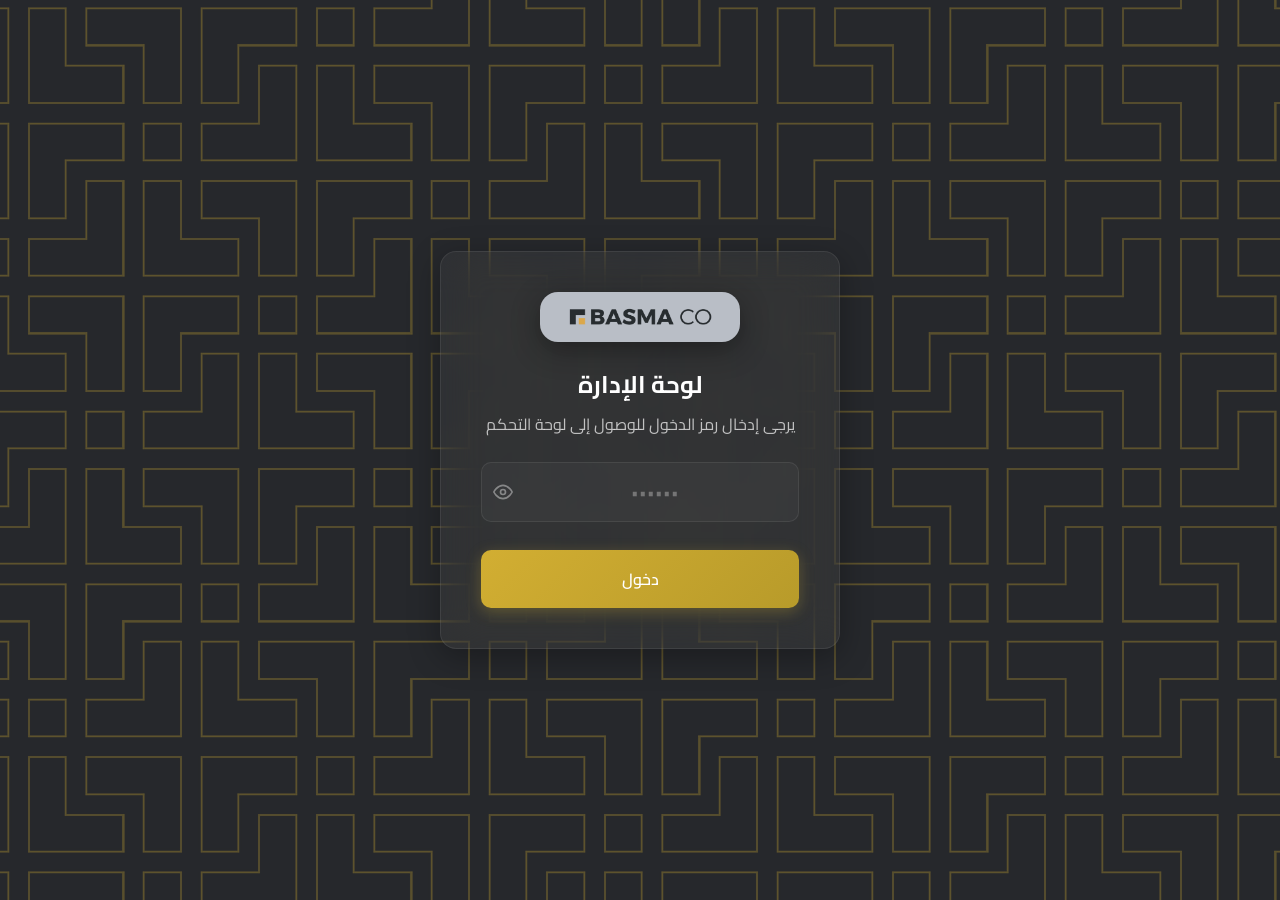
<file: admin.html>
<!DOCTYPE html>
<html lang="ar" dir="rtl">
<head>
  <meta charset="UTF-8" />
  <meta name="viewport" content="width=device-width, initial-scale=1.0" />
  <title>لوحة الإدارة - الاقتراحات والملاحظات</title>
  <meta name="description" content="لوحة تحكم إدارة الاقتراحات والملاحظات" />
  <link rel="stylesheet" href="css/style.css" />
  <link rel="icon" href="data:image/svg+xml,<svg xmlns=%22http://www.w3.org/2000/svg%22 viewBox=%220 0 100 100%22><text y=%22.9em%22 font-size=%2290%22>⚙️</text></svg>" />

</head>
<body>
  <!-- Auth Gate -->
  <div class="auth-gate" id="authGate">
    <div class="glass auth-card">
      <div class="logo-box" style="margin:0 auto 24px;max-width:200px;width:100%">
        <img src="logo.png" alt="الشعار" class="logo" />
      </div>
      <h2>لوحة الإدارة</h2>
      <p>يرجى إدخال رمز الدخول للوصول إلى لوحة التحكم</p>
      <div class="password-field">
        <input type="password" class="auth-input" id="accessCode" placeholder="••••••" maxlength="20" onkeydown="if(event.key==='Enter')checkAccess()" />
        <button type="button" class="password-toggle" onclick="togglePassword('accessCode', this)" aria-label="إظهار/إخفاء كلمة المرور" tabindex="-1">
          <svg class="eye-open" width="20" height="20" viewBox="0 0 24 24" fill="none" stroke="currentColor" stroke-width="2" stroke-linecap="round" stroke-linejoin="round"><path d="M1 12s4-8 11-8 11 8 11 8-4 8-11 8-11-8-11-8z"/><circle cx="12" cy="12" r="3"/></svg>
          <svg class="eye-closed" width="20" height="20" viewBox="0 0 24 24" fill="none" stroke="currentColor" stroke-width="2" stroke-linecap="round" stroke-linejoin="round"><path d="M17.94 17.94A10.07 10.07 0 0 1 12 20c-7 0-11-8-11-8a18.45 18.45 0 0 1 5.06-5.94M9.9 4.24A9.12 9.12 0 0 1 12 4c7 0 11 8 11 8a18.5 18.5 0 0 1-2.16 3.19m-6.72-1.07a3 3 0 1 1-4.24-4.24"/><line x1="1" y1="1" x2="23" y2="23"/></svg>
        </button>
      </div>
      <div id="authError" class="auth-error"></div>
      <button class="btn btn-primary" onclick="checkAccess()" style="width:100%;margin-top:16px">
        دخول
      </button>
    </div>
  </div>

  <!-- Admin Content -->
  <div class="admin-page" id="adminContent" style="display:none">
    <div class="animated-bg">
      <div class="orb"></div>
      <div class="orb"></div>
      <div class="orb"></div>
    </div>

    <div class="admin-header">
      <div class="admin-header-inner">
        <div style="display:flex;align-items:center;gap:12px">
          <div class="logo-box logo-box-sm">
            <img src="logo.png" alt="الشعار" class="logo" />
          </div>
          <span class="admin-header-title">لوحة الإدارة</span>
        </div>
        <div style="display:flex;align-items:center;gap:8px">
          <button class="btn btn-ghost" onclick="openSettings()">
            ⚙️ الإعدادات
          </button>
          <button class="btn btn-ghost" onclick="logout()">
            تسجيل خروج
          </button>
        </div>
      </div>
    </div>

    <main class="admin-main">
      <!-- Stats -->
      <div class="stats-grid" id="statsGrid">
        <div class="stat-card total">
          <div class="stat-icon">📊</div>
          <div class="stat-number" id="statTotal">0</div>
          <div class="stat-label">المجموع الكلي</div>
        </div>
        <div class="stat-card complaints">
          <div class="stat-icon">⚠️</div>
          <div class="stat-number" id="statComplaints">0</div>
          <div class="stat-label">الملاحظات</div>
        </div>
        <div class="stat-card suggestions">
          <div class="stat-icon">💡</div>
          <div class="stat-number" id="statSuggestions">0</div>
          <div class="stat-label">الاقتراحات</div>
        </div>
      </div>

      <!-- Export Actions -->
      <div class="export-bar" id="exportBar">
        <button class="btn btn-primary" onclick="exportPDF('all')">
          <svg width="18" height="18" viewBox="0 0 24 24" fill="none" stroke="currentColor" stroke-width="2" stroke-linecap="round" stroke-linejoin="round"><path d="M14 2H6a2 2 0 0 0-2 2v16a2 2 0 0 0 2 2h12a2 2 0 0 0 2-2V8z"/><polyline points="14 2 14 8 20 8"/><line x1="16" y1="13" x2="8" y2="13"/><line x1="16" y1="17" x2="8" y2="17"/></svg>
          PDF للكل
        </button>
        <button class="btn btn-secondary export-complaint" onclick="exportPDF(1)">
          <svg width="18" height="18" viewBox="0 0 24 24" fill="none" stroke="currentColor" stroke-width="2" stroke-linecap="round" stroke-linejoin="round"><path d="M14 2H6a2 2 0 0 0-2 2v16a2 2 0 0 0 2 2h12a2 2 0 0 0 2-2V8z"/><polyline points="14 2 14 8 20 8"/><line x1="16" y1="13" x2="8" y2="13"/><line x1="16" y1="17" x2="8" y2="17"/></svg>
          PDF الملاحظات
        </button>
        <button class="btn btn-secondary export-suggestion" onclick="exportPDF(2)">
          <svg width="18" height="18" viewBox="0 0 24 24" fill="none" stroke="currentColor" stroke-width="2" stroke-linecap="round" stroke-linejoin="round"><path d="M14 2H6a2 2 0 0 0-2 2v16a2 2 0 0 0 2 2h12a2 2 0 0 0 2-2V8z"/><polyline points="14 2 14 8 20 8"/><line x1="16" y1="13" x2="8" y2="13"/><line x1="16" y1="17" x2="8" y2="17"/></svg>
          PDF الاقتراحات
        </button>
        <button class="btn btn-secondary" onclick="printReport('all')">
          <svg width="18" height="18" viewBox="0 0 24 24" fill="none" stroke="currentColor" stroke-width="2" stroke-linecap="round" stroke-linejoin="round"><polyline points="6 9 6 2 18 2 18 9"/><path d="M6 18H4a2 2 0 0 1-2-2v-5a2 2 0 0 1 2-2h16a2 2 0 0 1 2 2v5a2 2 0 0 1-2 2h-2"/><rect x="6" y="14" width="12" height="8"/></svg>
          طباعة
        </button>
      </div>

      <!-- Filters -->
      <div class="filters-bar" id="filtersBar">
        <button class="filter-btn active" data-filter="all" onclick="setFilter('all')">الكل</button>
        <button class="filter-btn" data-filter="1" onclick="setFilter('1')">الملاحظات</button>
        <button class="filter-btn" data-filter="2" onclick="setFilter('2')">الاقتراحات</button>
      </div>

      <!-- Date Filter -->
      <div class="date-filter-bar">
        <div class="date-field">
          <label for="filterFrom">من تاريخ</label>
          <input type="date" id="filterFrom" onchange="applyDateFilter()" />
        </div>
        <div class="date-field">
          <label for="filterTo">إلى تاريخ</label>
          <input type="date" id="filterTo" onchange="applyDateFilter()" />
        </div>
        <button class="filter-btn date-clear" onclick="clearDateFilter()">✕ مسح الفلترة</button>
      </div>

      <!-- Submissions -->
      <div id="submissionsContainer">
        <div class="loading-state" id="loadingState">
          <div class="spinner spinner-lg" style="margin:0 auto 16px"></div>
          <p style="color:var(--text-muted)">جاري تحميل البيانات...</p>
        </div>
      </div>
    </main>
  </div>

  <!-- Settings Modal -->
  <div class="modal-overlay" id="settingsModal">
    <div class="modal modal-scroll" style="text-align:right;max-width:520px">
      <h2 style="margin-bottom:20px">⚙️ الإعدادات</h2>

      <div class="form-group">
        <label class="form-label">البريد الإلكتروني للإشعارات</label>
        <input type="email" class="auth-input" id="settingEmail" placeholder="admin@example.com" style="text-align:right;direction:rtl" />
      </div>

      <div class="form-group">
        <label class="form-label">حالة الإشعارات</label>
        <div style="display:flex;align-items:center;gap:12px;margin-top:4px">
          <button class="toggle-btn" id="toggleNotif" onclick="toggleNotifications()">
            <span class="toggle-slider"></span>
          </button>
          <span id="toggleLabel" style="font-size:0.9rem;color:var(--text-secondary)">مفعلة</span>
        </div>
      </div>

      <hr style="border:none;border-top:1px solid var(--border-color);margin:24px 0" />

      <h3 style="font-size:1rem;margin-bottom:16px">🔑 تغيير كلمة المرور</h3>

      <div class="form-group">
        <label class="form-label">كلمة المرور الحالية</label>
        <div class="password-field">
          <input type="password" class="auth-input" id="curPassword" placeholder="••••••" style="text-align:right;direction:ltr" autocomplete="current-password" />
          <button type="button" class="password-toggle" onclick="togglePassword('curPassword', this)" aria-label="إظهار/إخفاء كلمة المرور" tabindex="-1">
            <svg class="eye-open" width="20" height="20" viewBox="0 0 24 24" fill="none" stroke="currentColor" stroke-width="2" stroke-linecap="round" stroke-linejoin="round"><path d="M1 12s4-8 11-8 11 8 11 8-4 8-11 8-11-8-11-8z"/><circle cx="12" cy="12" r="3"/></svg>
            <svg class="eye-closed" width="20" height="20" viewBox="0 0 24 24" fill="none" stroke="currentColor" stroke-width="2" stroke-linecap="round" stroke-linejoin="round"><path d="M17.94 17.94A10.07 10.07 0 0 1 12 20c-7 0-11-8-11-8a18.45 18.45 0 0 1 5.06-5.94M9.9 4.24A9.12 9.12 0 0 1 12 4c7 0 11 8 11 8a18.5 18.5 0 0 1-2.16 3.19m-6.72-1.07a3 3 0 1 1-4.24-4.24"/><line x1="1" y1="1" x2="23" y2="23"/></svg>
          </button>
        </div>
      </div>

      <div class="form-group">
        <label class="form-label">كلمة المرور الجديدة</label>
        <div class="password-field">
          <input type="password" class="auth-input" id="newPassword" placeholder="6 أحرف على الأقل" style="text-align:right;direction:ltr" autocomplete="new-password" />
          <button type="button" class="password-toggle" onclick="togglePassword('newPassword', this)" aria-label="إظهار/إخفاء كلمة المرور" tabindex="-1">
            <svg class="eye-open" width="20" height="20" viewBox="0 0 24 24" fill="none" stroke="currentColor" stroke-width="2" stroke-linecap="round" stroke-linejoin="round"><path d="M1 12s4-8 11-8 11 8 11 8-4 8-11 8-11-8-11-8z"/><circle cx="12" cy="12" r="3"/></svg>
            <svg class="eye-closed" width="20" height="20" viewBox="0 0 24 24" fill="none" stroke="currentColor" stroke-width="2" stroke-linecap="round" stroke-linejoin="round"><path d="M17.94 17.94A10.07 10.07 0 0 1 12 20c-7 0-11-8-11-8a18.45 18.45 0 0 1 5.06-5.94M9.9 4.24A9.12 9.12 0 0 1 12 4c7 0 11 8 11 8a18.5 18.5 0 0 1-2.16 3.19m-6.72-1.07a3 3 0 1 1-4.24-4.24"/><line x1="1" y1="1" x2="23" y2="23"/></svg>
          </button>
        </div>
      </div>

      <div class="form-group">
        <label class="form-label">تأكيد كلمة المرور الجديدة</label>
        <div class="password-field">
          <input type="password" class="auth-input" id="confirmPassword" placeholder="••••••" style="text-align:right;direction:ltr" autocomplete="new-password" />
          <button type="button" class="password-toggle" onclick="togglePassword('confirmPassword', this)" aria-label="إظهار/إخفاء كلمة المرور" tabindex="-1">
            <svg class="eye-open" width="20" height="20" viewBox="0 0 24 24" fill="none" stroke="currentColor" stroke-width="2" stroke-linecap="round" stroke-linejoin="round"><path d="M1 12s4-8 11-8 11 8 11 8-4 8-11 8-11-8-11-8z"/><circle cx="12" cy="12" r="3"/></svg>
            <svg class="eye-closed" width="20" height="20" viewBox="0 0 24 24" fill="none" stroke="currentColor" stroke-width="2" stroke-linecap="round" stroke-linejoin="round"><path d="M17.94 17.94A10.07 10.07 0 0 1 12 20c-7 0-11-8-11-8a18.45 18.45 0 0 1 5.06-5.94M9.9 4.24A9.12 9.12 0 0 1 12 4c7 0 11 8 11 8a18.5 18.5 0 0 1-2.16 3.19m-6.72-1.07a3 3 0 1 1-4.24-4.24"/><line x1="1" y1="1" x2="23" y2="23"/></svg>
          </button>
        </div>
      </div>

      <button class="btn btn-secondary" onclick="changeAdminPassword()" style="width:100%">تغيير كلمة المرور</button>
      <div id="passwordStatus" style="margin-top:12px;font-size:0.9rem;text-align:center"></div>

      <div style="display:flex;gap:12px;margin-top:24px">
        <button class="btn btn-primary" onclick="saveSettings()" style="flex:1">💾 حفظ</button>
        <button class="btn btn-secondary" onclick="closeSettings()">إلغاء</button>
      </div>

      <div id="settingsStatus" style="margin-top:12px;font-size:0.9rem;text-align:center"></div>
    </div>
  </div>

  <!-- Hidden Report Container for PDF/Print -->
  <div id="reportContainer" style="display:none"></div>

  <script src="js/config.js"></script>
  <script>
    const ADMIN_CODE = null;
    let allFeeds = [];
    let currentFilter = 'all';

    // Auto-login check
    if (localStorage.getItem('admin_logged_in') === 'true') {
      showAdmin();
    }

    function showAdmin() {
      document.getElementById('authGate').style.display = 'none';
      document.getElementById('adminContent').style.display = 'block';
      loadFeeds();
    }

    function checkAccess() {
      const code = document.getElementById('accessCode').value;
      const errorEl = document.getElementById('authError');

      if (!code) return;

      supabaseRPC('verify_admin_password', { p_password: code })
        .then(result => {
          if (result.code === 200 && result.valid) {
            localStorage.setItem('admin_logged_in', 'true');
            showAdmin();
          } else {
            errorEl.textContent = '❌ رمز الدخول غير صحيح';
            setTimeout(() => errorEl.textContent = '', 3000);
          }
        })
        .catch(() => {
          errorEl.textContent = '❌ تعذر الاتصال بالخادم. حاول مرة أخرى';
          setTimeout(() => errorEl.textContent = '', 3000);
        });
    }

    function togglePassword(inputId, btn) {
      const input = document.getElementById(inputId);
      const show = input.type === 'password';
      input.type = show ? 'text' : 'password';
      btn.classList.toggle('shown', show);
      input.focus();
    }

    function logout() {
      localStorage.removeItem('admin_logged_in');
      document.getElementById('authGate').style.display = 'flex';
      document.getElementById('adminContent').style.display = 'none';
      document.getElementById('accessCode').value = '';
    }

    function setFilter(filter) {
      currentFilter = filter;
      document.querySelectorAll('.filter-btn[data-filter]').forEach(el => {
        el.classList.toggle('active', el.dataset.filter === filter);
      });
      renderSubmissions();
    }

    function getDateFilter() {
      const from = document.getElementById('filterFrom').value;
      const to = document.getElementById('filterTo').value;
      return {
        from: from ? new Date(from).getTime() : null,
        to: to ? new Date(to + 'T23:59:59').getTime() : null,
      };
    }

    function isDateFilterActive() {
      const d = getDateFilter();
      return d.from !== null || d.to !== null;
    }

    function filterFeedsByDate(list) {
      const d = getDateFilter();
      if (d.from === null && d.to === null) return list;
      return list.filter(f => {
        const t = new Date(f.created_at).getTime();
        if (d.from !== null && t < d.from) return false;
        if (d.to !== null && t > d.to) return false;
        return true;
      });
    }

    function applyDateFilter() {
      renderStats();
      renderSubmissions();
    }

    function clearDateFilter() {
      document.getElementById('filterFrom').value = '';
      document.getElementById('filterTo').value = '';
      renderStats();
      renderSubmissions();
    }

    async function loadFeeds() {
      const container = document.getElementById('submissionsContainer');
      container.innerHTML = `
        <div class="loading-state">
          <div class="spinner spinner-lg" style="margin:0 auto 16px"></div>
          <p style="color:var(--text-muted)">جاري تحميل البيانات...</p>
        </div>
      `;

      try {
        const result = await supabaseRPC('get_all_feeds', { p_type: null });
        if (result.code === 200) {
          allFeeds = result.data || [];
          renderStats();
          renderSubmissions();
        } else {
          container.innerHTML = `<div class="empty-state"><div class="empty-icon">⚠️</div><h3>خطأ في تحميل البيانات</h3><p>${result.message || 'حاول مرة أخرى'}</p></div>`;
        }
      } catch (err) {
        container.innerHTML = `<div class="empty-state"><div class="empty-icon">⚠️</div><h3>تعذر الاتصال بالخادم</h3><p>تحقق من اتصالك بالإنترنت وحاول مرة أخرى</p></div>`;
      }
    }

    function renderStats() {
      const scoped = filterFeedsByDate(allFeeds);
      const total = scoped.length;
      const complaints = scoped.filter(f => f.type === 1).length;
      const suggestions = scoped.filter(f => f.type === 2).length;

      document.getElementById('statTotal').textContent = total;
      document.getElementById('statComplaints').textContent = complaints;
      document.getElementById('statSuggestions').textContent = suggestions;
    }

    function renderSubmissions() {
      const container = document.getElementById('submissionsContainer');
      let filtered = allFeeds;
      if (currentFilter !== 'all') {
        filtered = filtered.filter(f => f.type === parseInt(currentFilter));
      }
      filtered = filterFeedsByDate(filtered);

      if (filtered.length === 0) {
        let emptyMsg;
        if (currentFilter === '1') emptyMsg = 'لا توجد ملاحظات';
        else if (currentFilter === '2') emptyMsg = 'لا توجد اقتراحات';
        else if (isDateFilterActive()) emptyMsg = 'لا توجد مشاركات في هذه الفترة';
        else emptyMsg = 'لا توجد أي مشاركات بعد';
        container.innerHTML = `
          <div class="empty-state">
            <div class="empty-icon">📭</div>
            <h3>${emptyMsg}</h3>
            <p>عندما يقوم المستخدمون بإرسال مشاركات، ستظهر هنا</p>
          </div>
        `;
        return;
      }

      container.innerHTML = '<div class="submissions-list" id="submissionsList"></div>';
      const list = document.getElementById('submissionsList');

      const now = Date.now();
      const oneDay = 24 * 60 * 60 * 1000;

      filtered.forEach(feed => {
        const date = new Date(feed.created_at).toLocaleDateString('ar-SA', {
          year: 'numeric', month: 'long', day: 'numeric',
          hour: '2-digit', minute: '2-digit'
        });
        const typeLabel = feed.type === 1 ? 'ملاحظة' : 'اقتراح';
        const badgeClass = feed.type === 1 ? 'badge-complaint' : 'badge-suggestion';
        const badgeIcon = feed.type === 1 ? '⚠️' : '💡';
        const shortId = feed.id ? feed.id.substring(0, 8) + '...' : '';
        const isNew = now - new Date(feed.created_at).getTime() < oneDay;

        const card = document.createElement('div');
        card.className = 'submission-card' + (isNew ? ' submission-new' : '');
        card.innerHTML = `
          <div class="submission-header">
            <div style="display:flex;align-items:center;gap:8px;flex-wrap:wrap">
              <span class="badge ${badgeClass}">${badgeIcon} ${typeLabel}</span>
              <span class="submission-date">📅 ${date}</span>
            </div>
            <div style="display:flex;align-items:center;gap:8px">
              ${isNew ? '<span class="badge badge-new">🆕 جديد</span>' : ''}
              <span class="submission-id">🆔 ${shortId}</span>
            </div>
          </div>
          <div class="submission-content">${escapeHtml(feed.content)}</div>
          ${feed.name || feed.phone ? `
          <div class="submission-meta">
            ${feed.name ? `<span>👤 ${escapeHtml(feed.name)}</span>` : ''}
            ${feed.phone ? `<span>📱 ${escapeHtml(feed.phone)}</span>` : ''}
          </div>` : ''}
        `;
        list.appendChild(card);
      });
    }

    function escapeHtml(text) {
      const div = document.createElement('div');
      div.textContent = text;
      return div.innerHTML;
    }

    // ==================== PDF & PRINT ====================

    function getFilteredData(type) {
      if (type === 'all') return filterFeedsByDate(allFeeds);
      return filterFeedsByDate(allFeeds).filter(f => f.type === type);
    }

    function getReportTitle(type) {
      if (type === 'all') return 'تقرير الاقتراحات والملاحظات';
      if (type === 1) return 'تقرير الملاحظات';
      if (type === 2) return 'تقرير الاقتراحات';
      return '';
    }

    function getReportFileName(type) {
      const date = new Date().toISOString().slice(0, 10);
      if (type === 'all') return `تقرير_الاقتراحات_والملاحظات_${date}`;
      if (type === 1) return `تقرير_الملاحظات_${date}`;
      if (type === 2) return `تقرير_الاقتراحات_${date}`;
      return `تقرير_${date}`;
    }

    function formatDate(dateStr) {
      const d = new Date(dateStr);
      return d.toLocaleDateString('ar-SA', {
        year: 'numeric', month: 'long', day: 'numeric',
        hour: '2-digit', minute: '2-digit'
      });
    }

    function buildReportHTML(type) {
      const data = getFilteredData(type);
      const title = getReportTitle(type);
      const now = new Date();
      const dateStr = formatDate(now);

      const complaints = data.filter(f => f.type === 1).length;
      const suggestions = data.filter(f => f.type === 2).length;

      let rows = '';
      if (data.length === 0) {
        rows = '<tr><td colspan="6" style="text-align:center;padding:40px;color:#888">لا توجد بيانات لعرضها</td></tr>';
      } else {
        data.forEach((feed, i) => {
          const typeTxt = feed.type === 1 ? 'ملاحظة' : 'اقتراح';
          const typeColor = feed.type === 1 ? '#ef4444' : '#10b981';
          const content = escapeHtml(feed.content);
          const name = escapeHtml(feed.name || '—');
          const phone = escapeHtml(feed.phone || '—');
          rows += `
            <tr>
              <td style="text-align:center;padding:12px 10px;border-bottom:1px solid #eee;font-weight:600;color:#555">${i + 1}</td>
              <td style="padding:12px 10px;border-bottom:1px solid #eee;color:#333;line-height:1.7">${content}</td>
              <td style="text-align:center;padding:12px 10px;border-bottom:1px solid #eee;color:#555;font-size:0.85rem;white-space:nowrap">${name}</td>
              <td style="text-align:center;padding:12px 10px;border-bottom:1px solid #eee;color:#555;font-size:0.85rem;white-space:nowrap">${phone}</td>
              <td style="text-align:center;padding:12px 10px;border-bottom:1px solid #eee">
                <span style="display:inline-block;padding:4px 14px;border-radius:100px;font-size:0.82rem;font-weight:600;background:${typeColor}15;color:${typeColor}">${typeTxt}</span>
              </td>
              <td style="text-align:center;padding:12px 10px;border-bottom:1px solid #eee;color:#777;font-size:0.85rem;white-space:nowrap">${formatDate(feed.created_at)}</td>
            </tr>
          `;
        });
      }

      return `
        <!DOCTYPE html>
        <html dir="rtl">
        <head>
          <meta charset="UTF-8" />
          <title>${title}</title>
          <style>
            @import url('https://fonts.googleapis.com/css2?family=Cairo:wght@300;400;500;600;700;800&display=swap');
            * { margin: 0; padding: 0; box-sizing: border-box; }
            body { font-family: 'Cairo', 'Segoe UI', sans-serif; direction: rtl; background: #fff; color: #222; }
            .report { max-width: 210mm; margin: 0 auto; padding: 30px 35px; }
            .report-header { display: flex; align-items: center; justify-content: space-between; padding-bottom: 20px; border-bottom: 3px solid #d2ae32; margin-bottom: 24px; }
            .report-logo { height: 50px; }
            .report-title-area { text-align: left; }
            .report-title { font-size: 1.5rem; font-weight: 800; color: #26282c; }
            .report-date { font-size: 0.85rem; color: #888; margin-top: 4px; }
            .report-summary { display: flex; gap: 16px; margin-bottom: 28px; }
            .summary-item { flex: 1; padding: 16px 20px; border-radius: 10px; border: 1px solid #e5e7eb; text-align: center; background: #fafafa; }
            .summary-item .num { font-size: 1.8rem; font-weight: 800; line-height: 1.3; }
            .summary-item .lbl { font-size: 0.85rem; color: #666; font-weight: 500; }
            .summary-item.total .num { color: #d2ae32; }
            .summary-item.complaints .num { color: #ef4444; }
            .summary-item.suggestions .num { color: #10b981; }
            table { width: 100%; border-collapse: collapse; margin-top: 8px; }
            th { background: linear-gradient(135deg, #d2ae32, #b89b2a); color: #fff; padding: 14px 10px; font-weight: 600; font-size: 0.9rem; }
            th:first-child { border-radius: 0 8px 8px 0; }
            th:last-child { border-radius: 8px 0 0 8px; }
            tr:nth-child(even) { background: #f9fafb; }
            .report-footer { margin-top: 32px; padding-top: 16px; border-top: 1px solid #e5e7eb; text-align: center; font-size: 0.8rem; color: #aaa; }
            @media print {
              body { padding: 0; }
              .report { padding: 20px; }
              th { background: #d2ae32 !important; -webkit-print-color-adjust: exact; print-color-adjust: exact; }
              .summary-item { -webkit-print-color-adjust: exact; print-color-adjust: exact; }
              tr:nth-child(even) { background: #f9fafb !important; -webkit-print-color-adjust: exact; print-color-adjust: exact; }
            }
          </style>
        </head>
        <body>
          <div class="report">
            <div class="report-header">
              <img src="logo.png" class="report-logo" />
              <div class="report-title-area">
                <div class="report-title">${title}</div>
                <div class="report-date">تاريخ التقرير: ${dateStr}</div>
              </div>
            </div>
            <div class="report-summary">
              <div class="summary-item total"><div class="num">${data.length}</div><div class="lbl">المجموع الكلي</div></div>
              <div class="summary-item complaints"><div class="num">${complaints}</div><div class="lbl">الملاحظات</div></div>
              <div class="summary-item suggestions"><div class="num">${suggestions}</div><div class="lbl">الاقتراحات</div></div>
            </div>
            <table>
              <thead><tr><th style="width:40px">#</th><th>المحتوى</th><th style="width:110px">الاسم</th><th style="width:110px">رقم الجوال</th><th style="width:90px">النوع</th><th style="width:150px">التاريخ</th></tr></thead>
              <tbody>${rows}</tbody>
            </table>
            <div class="report-footer">تم إنشاء هذا التقرير تلقائياً - جميع الحقوق محفوظة © ${now.getFullYear()}</div>
          </div>
        </body>
        </html>
      `;
    }

    function exportPDF(type) {
      var container = document.getElementById('reportContainer');
      container.innerHTML = buildReportHTML(type);
      container.style.display = 'block';
      setTimeout(function () {
        window.print();
        container.style.display = 'none';
        container.innerHTML = '';
      }, 500);
    }

    function printReport(type) {
      const container = document.getElementById('reportContainer');
      container.innerHTML = buildReportHTML(type);
      container.style.display = 'block';
      setTimeout(() => {
        window.print();
        container.style.display = 'none';
        container.innerHTML = '';
      }, 300);
    }

    // ==================== SETTINGS ====================

    let settingsData = {};

    function openSettings() {
      loadSettings();
      document.getElementById('settingsModal').classList.add('active');
    }

    function closeSettings() {
      document.getElementById('settingsModal').classList.remove('active');
      document.getElementById('settingsStatus').textContent = '';
      document.getElementById('passwordStatus').textContent = '';
      document.getElementById('curPassword').value = '';
      document.getElementById('newPassword').value = '';
      document.getElementById('confirmPassword').value = '';
    }

    async function loadSettings() {
      const result = await supabaseRPC('get_settings');
      if (result.code === 200) {
        settingsData = result.data || {};
        document.getElementById('settingEmail').value = settingsData.notification_email || '';
        const enabled = settingsData.notifications_enabled !== 'false';
        document.getElementById('toggleNotif').classList.toggle('active', enabled);
        document.getElementById('toggleLabel').textContent = enabled ? 'مفعلة' : 'متوقفة';
      }
    }

    function toggleNotifications() {
      const btn = document.getElementById('toggleNotif');
      btn.classList.toggle('active');
      const enabled = btn.classList.contains('active');
      document.getElementById('toggleLabel').textContent = enabled ? 'مفعلة' : 'متوقفة';
    }

    async function saveSettings() {
      const email = document.getElementById('settingEmail').value.trim();
      const enabled = document.getElementById('toggleNotif').classList.contains('active');
      const status = document.getElementById('settingsStatus');
      status.textContent = '⏳ جاري الحفظ...';

      // Save both settings
      const r1 = await supabaseRPC('update_setting', { p_key: 'notification_email', p_value: email });
      const r2 = await supabaseRPC('update_setting', { p_key: 'notifications_enabled', p_value: enabled ? 'true' : 'false' });

      if (r1.code === 200 && r2.code === 200) {
        status.textContent = '✅ تم حفظ الإعدادات بنجاح';
        settingsData.notification_email = email;
        settingsData.notifications_enabled = enabled ? 'true' : 'false';
        setTimeout(() => { status.textContent = ''; closeSettings(); }, 1500);
      } else {
        status.textContent = '❌ فشل في حفظ الإعدادات';
      }
    }

    function changeAdminPassword() {
      const cur = document.getElementById('curPassword').value;
      const next = document.getElementById('newPassword').value;
      const confirm = document.getElementById('confirmPassword').value;
      const status = document.getElementById('passwordStatus');

      if (!cur || !next || !confirm) {
        status.textContent = '⚠️ يرجى تعبئة جميع الحقول';
        return;
      }

      if (next !== confirm) {
        status.textContent = '❌ كلمة المرور الجديدة غير مطابقة للتأكيد';
        return;
      }

      if (next.length < 6) {
        status.textContent = '❌ كلمة المرور الجديدة يجب أن تكون 6 أحرف على الأقل';
        return;
      }

      status.textContent = '⏳ جاري التغيير...';

      supabaseRPC('update_admin_password', {
        p_current: cur,
        p_new: next,
      })
        .then(result => {
          if (result.code === 200) {
            status.textContent = '✅ تم تغيير كلمة المرور بنجاح';
            document.getElementById('curPassword').value = '';
            document.getElementById('newPassword').value = '';
            document.getElementById('confirmPassword').value = '';
            setTimeout(() => status.textContent = '', 2500);
          } else {
            status.textContent = '❌ ' + (result.message || 'حدث خطأ أثناء تغيير كلمة المرور');
          }
        })
        .catch(() => {
          status.textContent = '❌ تعذر الاتصال بالخادم. حاول مرة أخرى';
        });
    }
  </script>
</body>
</html>
</file>
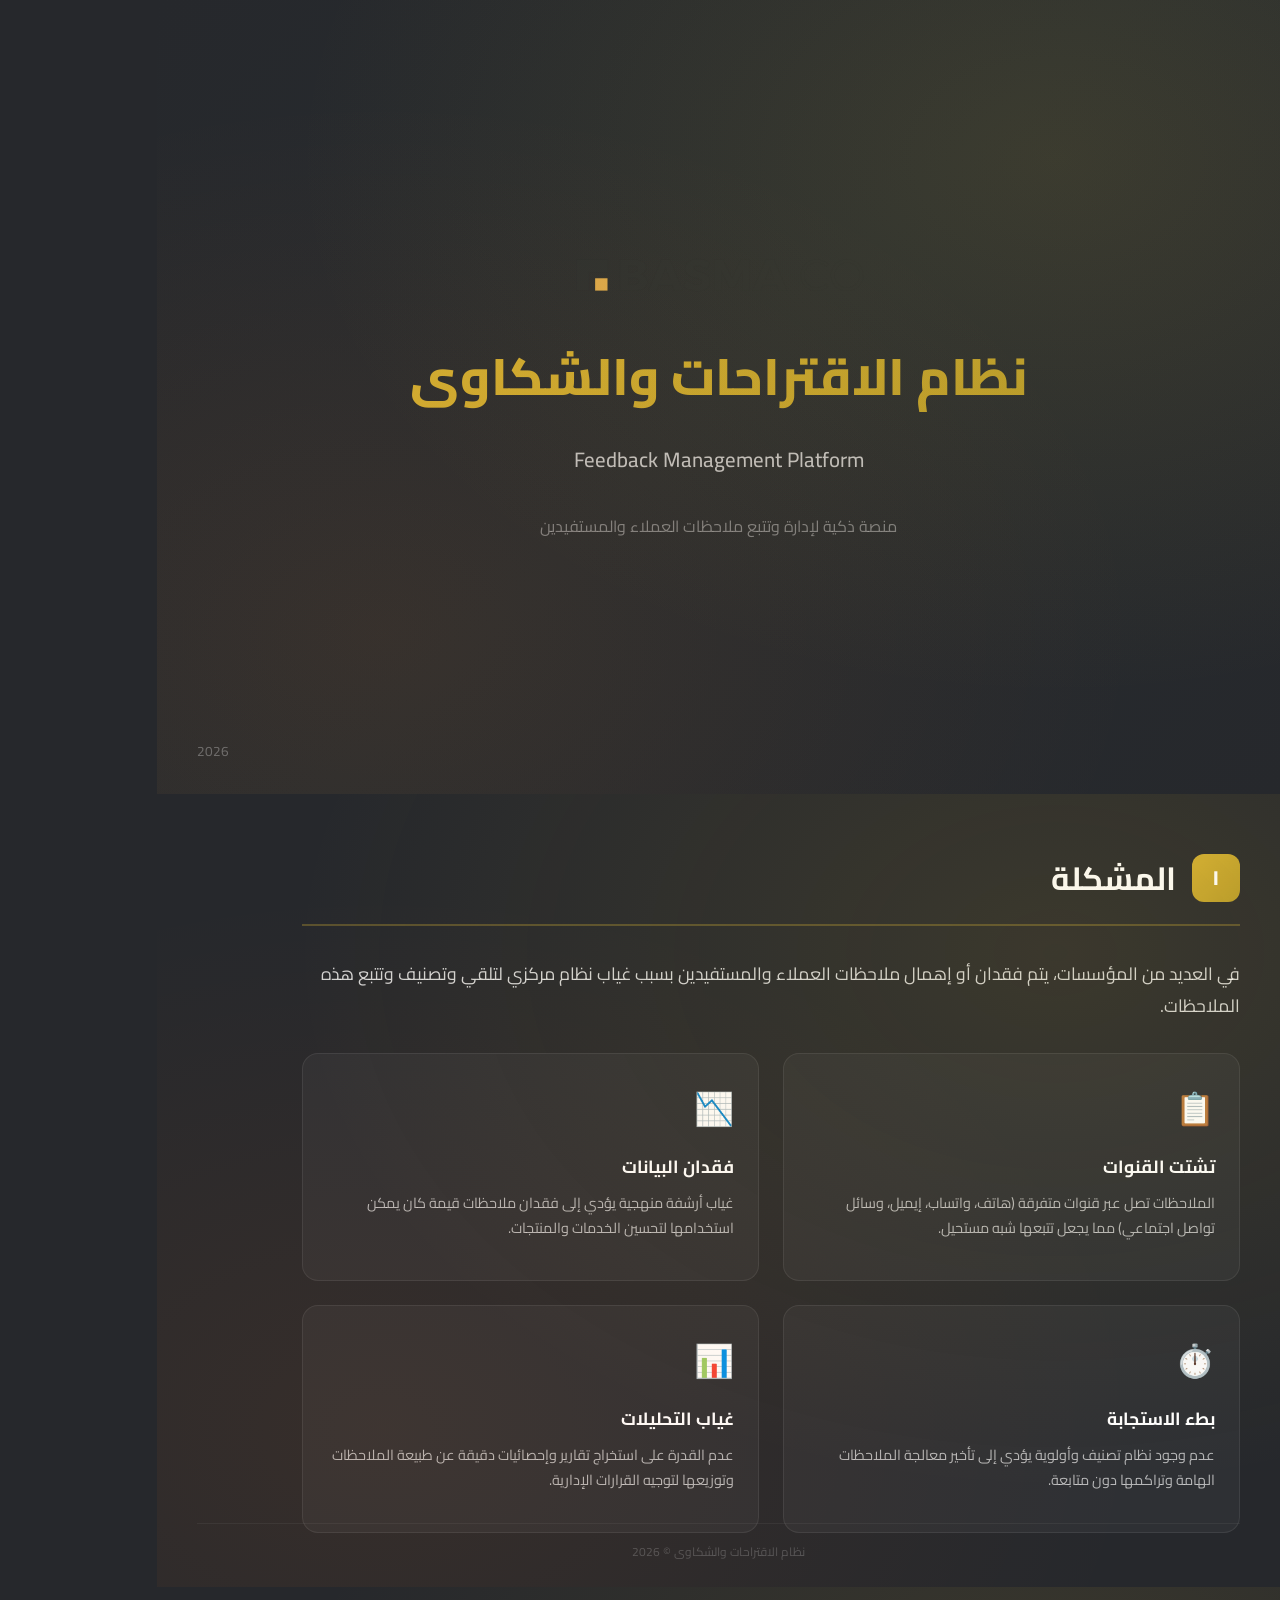
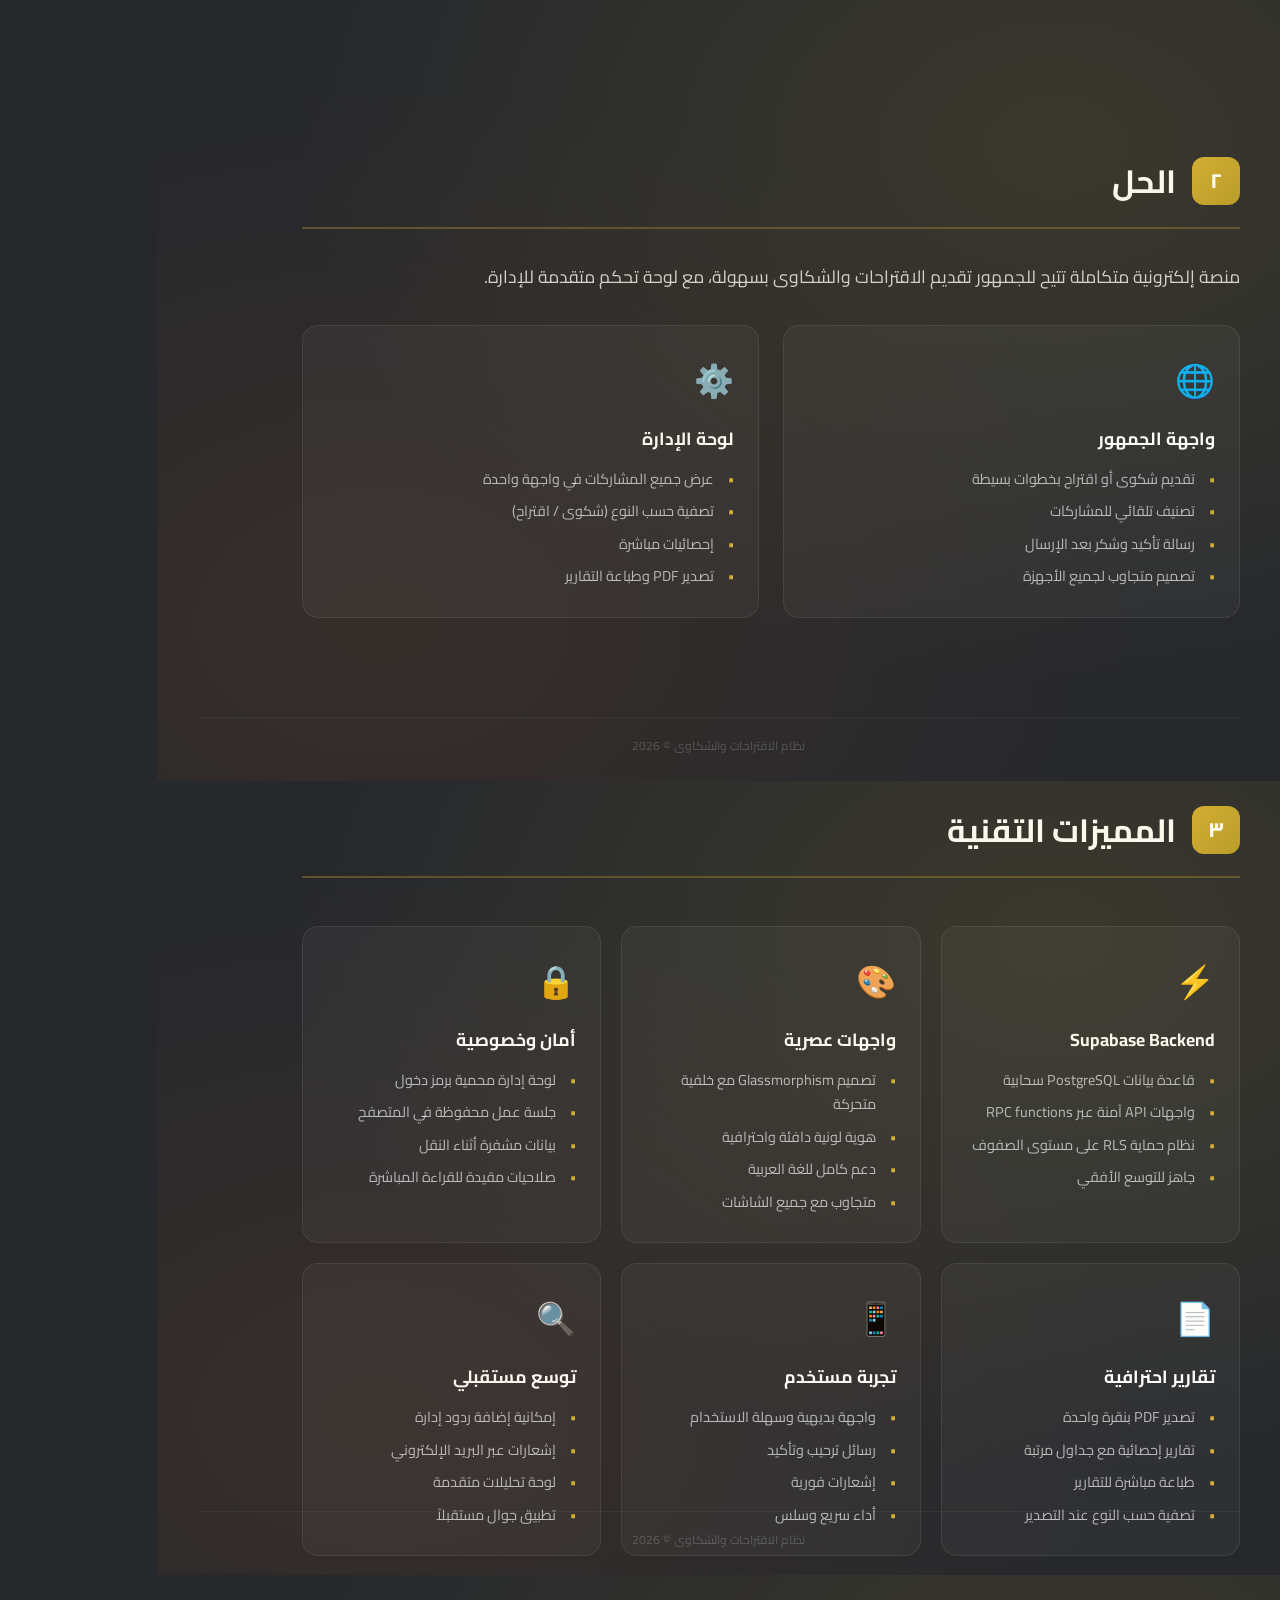
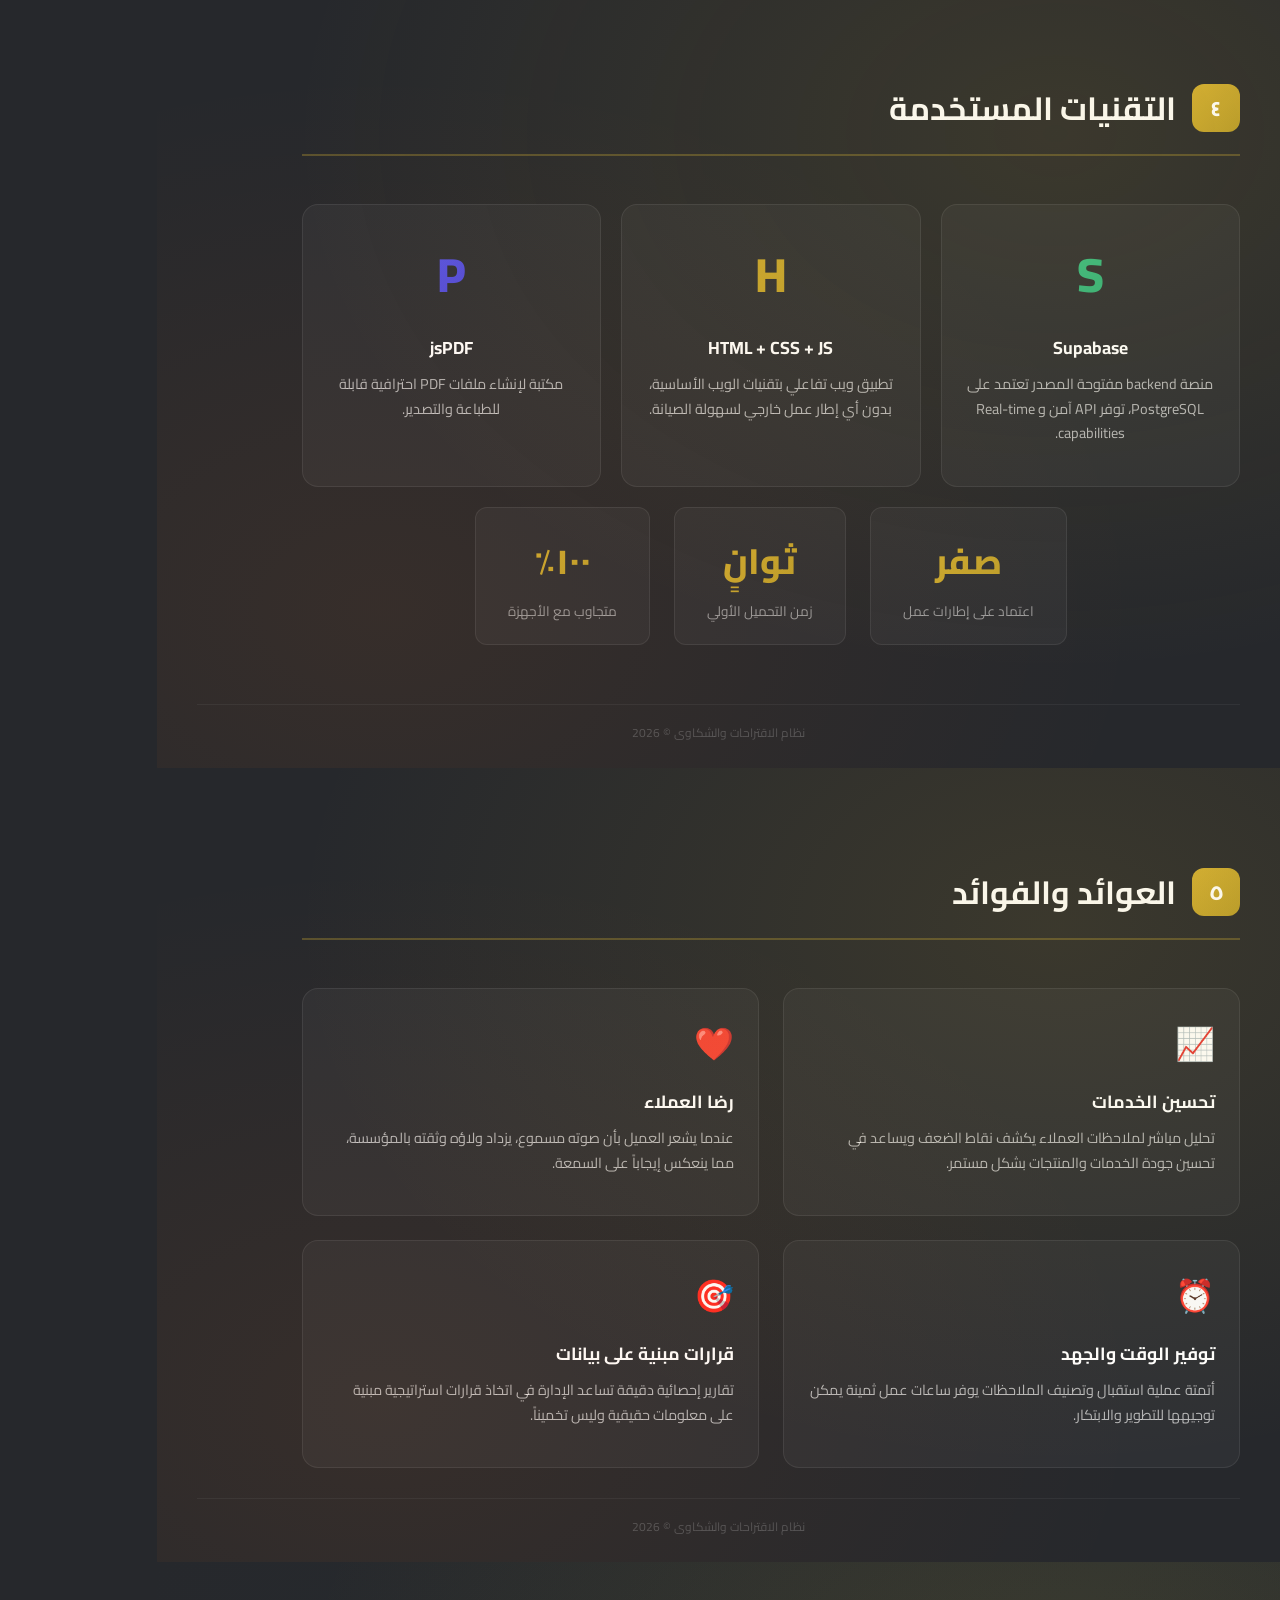
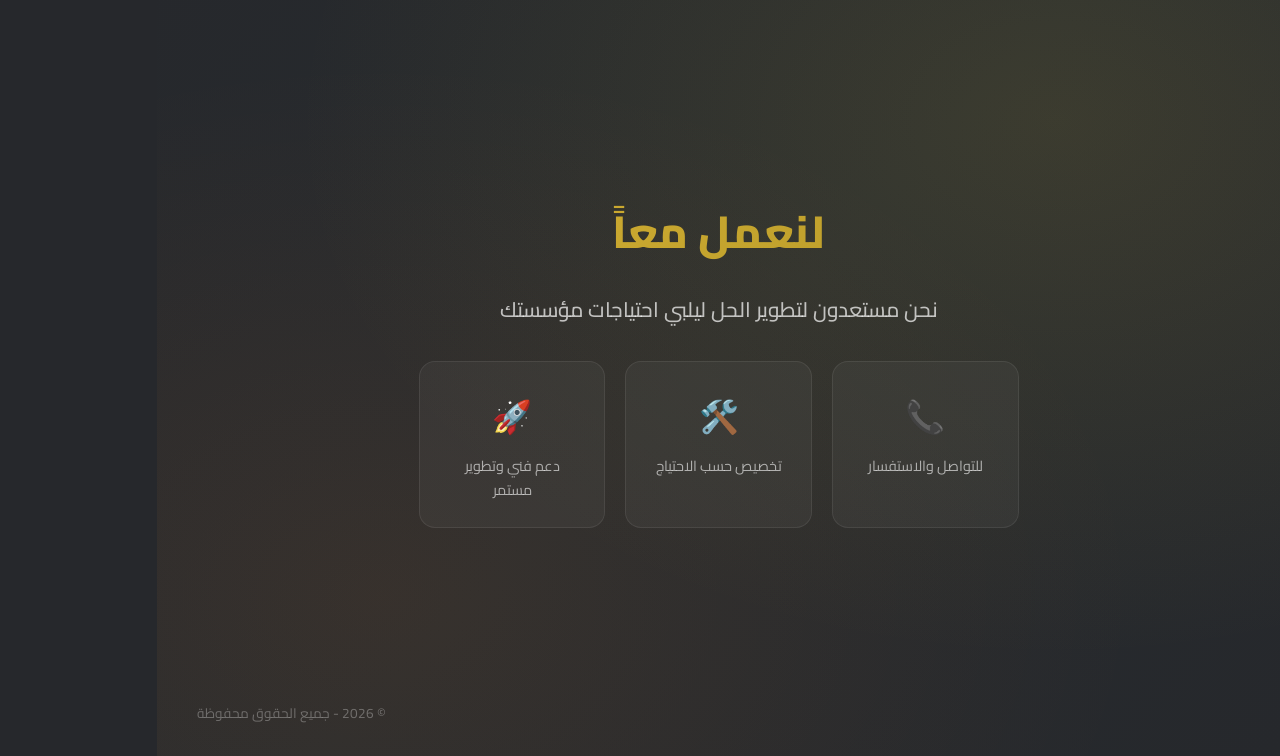
<file: pitch-deck.html>
<!DOCTYPE html>
<html lang="ar" dir="rtl">
<head>
  <meta charset="UTF-8" />
  <meta name="viewport" content="width=device-width, initial-scale=1.0" />
  <title>Pitch Deck - نظام الاقتراحات والشكاوى</title>
  <link rel="preconnect" href="https://fonts.googleapis.com" />
  <link href="https://fonts.googleapis.com/css2?family=Cairo:wght@300;400;500;600;700;800&display=swap" rel="stylesheet" />
  <style>
    @page {
      size: A4 landscape;
      margin: 0;
    }

    * { margin: 0; padding: 0; box-sizing: border-box; }

    body {
      font-family: 'Cairo', 'Segoe UI', sans-serif;
      direction: rtl;
      background: #26282c;
      color: #fff;
    }

    .slide {
      width: 297mm;
      height: 210mm;
      padding: 30px 40px;
      display: flex;
      flex-direction: column;
      justify-content: center;
      position: relative;
      overflow: hidden;
      page-break-after: always;
    }

    .slide::before {
      content: '';
      position: absolute;
      inset: 0;
      background:
        radial-gradient(ellipse at 80% 20%, rgba(210, 174, 50, 0.12) 0%, transparent 60%),
        radial-gradient(ellipse at 20% 80%, rgba(249, 115, 22, 0.08) 0%, transparent 60%);
      pointer-events: none;
    }

    /* Slide 1 - Cover */
    .slide-cover {
      background: linear-gradient(135deg, #26282c 0%, #272c2f 50%, #26282c 100%);
      text-align: center;
      align-items: center;
    }

    .slide-cover .logo {
      max-width: 300px;
      margin-bottom: 30px;
    }

    .slide-cover h1 {
      font-size: 3.2rem;
      font-weight: 800;
      background: linear-gradient(135deg, #d2ae32, #b89b2a);
      -webkit-background-clip: text;
      -webkit-text-fill-color: transparent;
      background-clip: text;
      margin-bottom: 16px;
    }

    .slide-cover .subtitle {
      font-size: 1.3rem;
      color: rgba(255, 255, 255, 0.7);
      font-weight: 500;
      margin-bottom: 8px;
    }

    .slide-cover .tagline {
      font-size: 1rem;
      color: rgba(255, 255, 255, 0.4);
      margin-top: 24px;
    }

    .slide-cover .date {
      position: absolute;
      bottom: 30px;
      left: 40px;
      font-size: 0.85rem;
      color: rgba(255, 255, 255, 0.3);
    }

    /* Slide inner */
    .slide-inner {
      max-width: 90%;
    }

    .slide-header {
      display: flex;
      align-items: center;
      gap: 16px;
      margin-bottom: 32px;
      padding-bottom: 16px;
      border-bottom: 2px solid rgba(210, 174, 50, 0.3);
    }

    .slide-header .num {
      width: 48px;
      height: 48px;
      border-radius: 12px;
      background: linear-gradient(135deg, #d2ae32, #b89b2a);
      display: flex;
      align-items: center;
      justify-content: center;
      font-size: 1.3rem;
      font-weight: 800;
      flex-shrink: 0;
    }

    .slide-header h2 {
      font-size: 2rem;
      font-weight: 700;
    }

    .slide-body {
      flex: 1;
      display: flex;
      flex-direction: column;
      justify-content: center;
    }

    .slide-body p {
      font-size: 1.1rem;
      line-height: 1.8;
      color: rgba(255, 255, 255, 0.8);
      margin-bottom: 16px;
    }

    .grid-2 {
      display: grid;
      grid-template-columns: 1fr 1fr;
      gap: 24px;
      margin-top: 16px;
    }

    .grid-3 {
      display: grid;
      grid-template-columns: 1fr 1fr 1fr;
      gap: 20px;
      margin-top: 16px;
    }

    .card {
      background: rgba(255, 255, 255, 0.04);
      border: 1px solid rgba(255, 255, 255, 0.08);
      border-radius: 16px;
      padding: 24px;
      transition: none;
    }

    .card .icon {
      font-size: 2rem;
      margin-bottom: 12px;
    }

    .card h3 {
      font-size: 1.1rem;
      font-weight: 700;
      margin-bottom: 8px;
    }

    .card p, .card li {
      font-size: 0.9rem;
      color: rgba(255, 255, 255, 0.65);
      line-height: 1.7;
    }

    .card ul {
      list-style: none;
      padding: 0;
    }

    .card ul li {
      padding: 4px 0;
      position: relative;
      padding-right: 20px;
    }

    .card ul li::before {
      content: '•';
      position: absolute;
      right: 0;
      color: #d2ae32;
      font-weight: bold;
    }

    .highlight {
      color: #d2ae32;
      font-weight: 600;
    }

    .stats-row {
      display: flex;
      gap: 24px;
      margin: 20px 0;
      justify-content: center;
    }

    .stat-box {
      text-align: center;
      padding: 20px 32px;
      background: rgba(255, 255, 255, 0.04);
      border-radius: 12px;
      border: 1px solid rgba(255, 255, 255, 0.08);
    }

    .stat-box .num {
      font-size: 2.2rem;
      font-weight: 800;
      background: linear-gradient(135deg, #d2ae32, #b89b2a);
      -webkit-background-clip: text;
      -webkit-text-fill-color: transparent;
      background-clip: text;
    }

    .stat-box .lbl {
      font-size: 0.85rem;
      color: rgba(255, 255, 255, 0.5);
      margin-top: 4px;
    }

    .footer-note {
      position: absolute;
      bottom: 24px;
      left: 40px;
      right: 40px;
      text-align: center;
      font-size: 0.75rem;
      color: rgba(255, 255, 255, 0.2);
      border-top: 1px solid rgba(255, 255, 255, 0.05);
      padding-top: 16px;
    }

    @media print {
      body { background: #26282c; }
      .slide { -webkit-print-color-adjust: exact; print-color-adjust: exact; }
      .slide-cover { -webkit-print-color-adjust: exact; print-color-adjust: exact; }
      .stat-box .num { -webkit-print-color-adjust: exact; print-color-adjust: exact; }
      .slide-header .num { -webkit-print-color-adjust: exact; print-color-adjust: exact; }
      .card { -webkit-print-color-adjust: exact; print-color-adjust: exact; break-inside: avoid; }
    }
  </style>
</head>
<body>

  <!-- ===== SLIDE 1: COVER ===== -->
  <div class="slide slide-cover">
    <img src="logo.png" alt="الشعار" class="logo" />
    <h1>نظام الاقتراحات والشكاوى</h1>
    <div class="subtitle">Feedback Management Platform</div>
    <div class="tagline">منصة ذكية لإدارة وتتبع ملاحظات العملاء والمستفيدين</div>
    <div class="date">2026</div>
  </div>

  <!-- ===== SLIDE 2: PROBLEM ===== -->
  <div class="slide">
    <div class="slide-inner">
      <div class="slide-header">
        <span class="num">١</span>
        <h2>المشكلة</h2>
      </div>
      <div class="slide-body">
        <p>في العديد من المؤسسات، يتم فقدان أو إهمال ملاحظات العملاء والمستفيدين بسبب غياب نظام مركزي لتلقي وتصنيف وتتبع هذه الملاحظات.</p>
        <div class="grid-2">
          <div class="card">
            <div class="icon">📋</div>
            <h3>تشتت القنوات</h3>
            <p>الملاحظات تصل عبر قنوات متفرقة (هاتف، واتساب، إيميل، وسائل تواصل اجتماعي) مما يجعل تتبعها شبه مستحيل.</p>
          </div>
          <div class="card">
            <div class="icon">📉</div>
            <h3>فقدان البيانات</h3>
            <p>غياب أرشفة منهجية يؤدي إلى فقدان ملاحظات قيمة كان يمكن استخدامها لتحسين الخدمات والمنتجات.</p>
          </div>
          <div class="card">
            <div class="icon">⏱️</div>
            <h3>بطء الاستجابة</h3>
            <p>عدم وجود نظام تصنيف وأولوية يؤدي إلى تأخير معالجة الملاحظات الهامة وتراكمها دون متابعة.</p>
          </div>
          <div class="card">
            <div class="icon">📊</div>
            <h3>غياب التحليلات</h3>
            <p>عدم القدرة على استخراج تقارير وإحصائيات دقيقة عن طبيعة الملاحظات وتوزيعها لتوجيه القرارات الإدارية.</p>
          </div>
        </div>
      </div>
    </div>
    <div class="footer-note">نظام الاقتراحات والشكاوى © 2026</div>
  </div>

  <!-- ===== SLIDE 3: SOLUTION ===== -->
  <div class="slide">
    <div class="slide-inner">
      <div class="slide-header">
        <span class="num">٢</span>
        <h2>الحل</h2>
      </div>
      <div class="slide-body">
        <p>منصة إلكترونية متكاملة تتيح للجمهور تقديم الاقتراحات والشكاوى بسهولة، مع لوحة تحكم متقدمة للإدارة.</p>
        <div class="grid-2">
          <div class="card">
            <div class="icon">🌐</div>
            <h3>واجهة الجمهور</h3>
            <ul>
              <li>تقديم شكوى أو اقتراح بخطوات بسيطة</li>
              <li>تصنيف تلقائي للمشاركات</li>
              <li>رسالة تأكيد وشكر بعد الإرسال</li>
              <li>تصميم متجاوب لجميع الأجهزة</li>
            </ul>
          </div>
          <div class="card">
            <div class="icon">⚙️</div>
            <h3>لوحة الإدارة</h3>
            <ul>
              <li>عرض جميع المشاركات في واجهة واحدة</li>
              <li>تصفية حسب النوع (شكوى / اقتراح)</li>
              <li>إحصائيات مباشرة</li>
              <li>تصدير PDF وطباعة التقارير</li>
            </ul>
          </div>
        </div>
      </div>
    </div>
    <div class="footer-note">نظام الاقتراحات والشكاوى © 2026</div>
  </div>

  <!-- ===== SLIDE 4: FEATURES ===== -->
  <div class="slide">
    <div class="slide-inner">
      <div class="slide-header">
        <span class="num">٣</span>
        <h2>المميزات التقنية</h2>
      </div>
      <div class="slide-body">
        <div class="grid-3">
          <div class="card">
            <div class="icon">⚡</div>
            <h3>Supabase Backend</h3>
            <ul>
              <li>قاعدة بيانات PostgreSQL سحابية</li>
              <li>واجهات API آمنة عبر RPC functions</li>
              <li>نظام حماية RLS على مستوى الصفوف</li>
              <li>جاهز للتوسع الأفقي</li>
            </ul>
          </div>
          <div class="card">
            <div class="icon">🎨</div>
            <h3>واجهات عصرية</h3>
            <ul>
              <li>تصميم Glassmorphism مع خلفية متحركة</li>
              <li>هوية لونية دافئة واحترافية</li>
              <li>دعم كامل للغة العربية</li>
              <li>متجاوب مع جميع الشاشات</li>
            </ul>
          </div>
          <div class="card">
            <div class="icon">🔒</div>
            <h3>أمان وخصوصية</h3>
            <ul>
              <li>لوحة إدارة محمية برمز دخول</li>
              <li>جلسة عمل محفوظة في المتصفح</li>
              <li>بيانات مشفرة أثناء النقل</li>
              <li>صلاحيات مقيدة للقراءة المباشرة</li>
            </ul>
          </div>
          <div class="card">
            <div class="icon">📄</div>
            <h3>تقارير احترافية</h3>
            <ul>
              <li>تصدير PDF بنقرة واحدة</li>
              <li>تقارير إحصائية مع جداول مرتبة</li>
              <li>طباعة مباشرة للتقارير</li>
              <li>تصفية حسب النوع عند التصدير</li>
            </ul>
          </div>
          <div class="card">
            <div class="icon">📱</div>
            <h3>تجربة مستخدم</h3>
            <ul>
              <li>واجهة بديهية وسهلة الاستخدام</li>
              <li>رسائل ترحيب وتأكيد</li>
              <li>إشعارات فورية</li>
              <li>أداء سريع وسلس</li>
            </ul>
          </div>
          <div class="card">
            <div class="icon">🔍</div>
            <h3>توسع مستقبلي</h3>
            <ul>
              <li>إمكانية إضافة ردود إدارة</li>
              <li>إشعارات عبر البريد الإلكتروني</li>
              <li>لوحة تحليلات متقدمة</li>
              <li>تطبيق جوال مستقبلاً</li>
            </ul>
          </div>
        </div>
      </div>
    </div>
    <div class="footer-note">نظام الاقتراحات والشكاوى © 2026</div>
  </div>

  <!-- ===== SLIDE 5: TECH STACK ===== -->
  <div class="slide">
    <div class="slide-inner">
      <div class="slide-header">
        <span class="num">٤</span>
        <h2>التقنيات المستخدمة</h2>
      </div>
      <div class="slide-body">
        <div class="grid-3">
          <div class="card" style="text-align:center">
            <div style="font-size:3rem;margin-bottom:12px;font-weight:800;background:linear-gradient(135deg,#3ecf8e,#2d9d6e);-webkit-background-clip:text;-webkit-text-fill-color:transparent;background-clip:text">S</div>
            <h3>Supabase</h3>
            <p>منصة backend مفتوحة المصدر تعتمد على PostgreSQL، توفر API آمن و Real-time capabilities.</p>
          </div>
          <div class="card" style="text-align:center">
            <div style="font-size:3rem;margin-bottom:12px;font-weight:800;background:linear-gradient(135deg,#d2ae32,#b89b2a);-webkit-background-clip:text;-webkit-text-fill-color:transparent;background-clip:text">H</div>
            <h3>HTML + CSS + JS</h3>
            <p>تطبيق ويب تفاعلي بتقنيات الويب الأساسية، بدون أي إطار عمل خارجي لسهولة الصيانة.</p>
          </div>
          <div class="card" style="text-align:center">
            <div style="font-size:3rem;margin-bottom:12px;font-weight:800;background:linear-gradient(135deg,#6366f1,#4338ca);-webkit-background-clip:text;-webkit-text-fill-color:transparent;background-clip:text">P</div>
            <h3>jsPDF</h3>
            <p>مكتبة لإنشاء ملفات PDF احترافية قابلة للطباعة والتصدير.</p>
          </div>
        </div>
        <div class="stats-row">
          <div class="stat-box">
            <div class="num">صفر</div>
            <div class="lbl">اعتماد على إطارات عمل</div>
          </div>
          <div class="stat-box">
            <div class="num">ثوانٍ</div>
            <div class="lbl">زمن التحميل الأولي</div>
          </div>
          <div class="stat-box">
            <div class="num">١٠٠٪</div>
            <div class="lbl">متجاوب مع الأجهزة</div>
          </div>
        </div>
      </div>
    </div>
    <div class="footer-note">نظام الاقتراحات والشكاوى © 2026</div>
  </div>

  <!-- ===== SLIDE 6: BENEFITS ===== -->
  <div class="slide">
    <div class="slide-inner">
      <div class="slide-header">
        <span class="num">٥</span>
        <h2>العوائد والفوائد</h2>
      </div>
      <div class="slide-body">
        <div class="grid-2">
          <div class="card">
            <div class="icon">📈</div>
            <h3>تحسين الخدمات</h3>
            <p>تحليل مباشر لملاحظات العملاء يكشف نقاط الضعف ويساعد في تحسين جودة الخدمات والمنتجات بشكل مستمر.</p>
          </div>
          <div class="card">
            <div class="icon">❤️</div>
            <h3>رضا العملاء</h3>
            <p>عندما يشعر العميل بأن صوته مسموع، يزداد ولاؤه وثقته بالمؤسسة، مما ينعكس إيجاباً على السمعة.</p>
          </div>
          <div class="card">
            <div class="icon">⏰</div>
            <h3>توفير الوقت والجهد</h3>
            <p>أتمتة عملية استقبال وتصنيف الملاحظات يوفر ساعات عمل ثمينة يمكن توجيهها للتطوير والابتكار.</p>
          </div>
          <div class="card">
            <div class="icon">🎯</div>
            <h3>قرارات مبنية على بيانات</h3>
            <p>تقارير إحصائية دقيقة تساعد الإدارة في اتخاذ قرارات استراتيجية مبنية على معلومات حقيقية وليس تخميناً.</p>
          </div>
        </div>
      </div>
    </div>
    <div class="footer-note">نظام الاقتراحات والشكاوى © 2026</div>
  </div>

  <!-- ===== SLIDE 7: CONTACT ===== -->
  <div class="slide slide-cover" style="background:linear-gradient(135deg,#26282c 0%,#272c2f 50%,#26282c 100%)">
    <div style="position:relative;z-index:1">
      <h1 style="font-size:2.8rem">لنعمل معاً</h1>
      <div class="subtitle" style="margin-bottom:32px">نحن مستعدون لتطوير الحل ليلبي احتياجات مؤسستك</div>
      <div class="grid-3" style="max-width:600px;margin:0 auto;text-align:center">
        <div class="card" style="text-align:center">
          <div style="font-size:2rem;margin-bottom:8px">📞</div>
          <p style="font-size:0.9rem;color:rgba(255,255,255,0.6)">للتواصل والاستفسار</p>
        </div>
        <div class="card" style="text-align:center">
          <div style="font-size:2rem;margin-bottom:8px">🛠️</div>
          <p style="font-size:0.9rem;color:rgba(255,255,255,0.6)">تخصيص حسب الاحتياج</p>
        </div>
        <div class="card" style="text-align:center">
          <div style="font-size:2rem;margin-bottom:8px">🚀</div>
          <p style="font-size:0.9rem;color:rgba(255,255,255,0.6)">دعم فني وتطوير مستمر</p>
        </div>
      </div>
    </div>
    <div class="date">© 2026 - جميع الحقوق محفوظة</div>
  </div>

</body>
</html>
</file>
<file: css/style.css>
@import url('https://fonts.googleapis.com/css2?family=Cairo:wght@300;400;500;600;700;800&family=Inter:wght@300;400;500;600;700&display=swap');

:root {
  --primary: #d2ae32;
  --primary-dark: #b89b2a;
  --yellow: #facc15;
  --bg-primary: #26282c;
  --bg-secondary: #272c2f;
  --bg-card: rgba(255, 255, 255, 0.04);
  --bg-card-hover: rgba(255, 255, 255, 0.08);
  --text-primary: #ffffff;
  --text-secondary: rgba(255, 255, 255, 0.7);
  --text-muted: rgba(255, 255, 255, 0.4);
  --gradient-primary: linear-gradient(135deg, #d2ae32, #b89b2a);
  --gradient-secondary: linear-gradient(135deg, #b89b2a, #8a7420);
  --gradient-dark: linear-gradient(135deg, #2b2d31, #363a3f);
  --border-color: rgba(255, 255, 255, 0.08);
  --border-active: rgba(210, 174, 50, 0.5);
  --success: #10b981;
  --error: #ef4444;
  --warning: #d2ae32;
  --radius: 16px;
  --radius-sm: 10px;
  --radius-xs: 6px;
  --shadow: 0 8px 32px rgba(0, 0, 0, 0.3);
  --shadow-lg: 0 16px 48px rgba(0, 0, 0, 0.5);
  --transition: 0.3s cubic-bezier(0.4, 0, 0.2, 1);
}

*, *::before, *::after {
  margin: 0;
  padding: 0;
  box-sizing: border-box;
}

html {
  scroll-behavior: smooth;
}

body {
  font-family: 'Cairo', 'Inter', sans-serif;
  background-color: var(--bg-primary);
  background-image: url('../img/pattern-black.png');
  background-repeat: repeat;
  background-size: 3000px 3000px;
  background-position: 0 0;
  background-attachment: fixed;
  color: var(--text-primary);
  min-height: 100vh;
  line-height: 1.6;
  direction: rtl;
}

body.en {
  direction: ltr;
  font-family: 'Inter', 'Cairo', sans-serif;
}

a {
  text-decoration: none;
  color: inherit;
}

/* ========== ANIMATED BACKGROUND ========== */
.animated-bg {
  position: fixed;
  top: 0;
  left: 0;
  right: 0;
  bottom: 0;
  overflow: hidden;
  z-index: -1;
  pointer-events: none;
}

.animated-bg .orb {
  position: absolute;
  border-radius: 50%;
  filter: blur(80px);
  opacity: 0.15;
  animation: orbFloat 20s ease-in-out infinite;
}

.animated-bg .orb:nth-child(1) {
  width: 400px;
  height: 400px;
  background: #d2ae32;
  top: -10%;
  right: -10%;
  animation-delay: 0s;
}

.animated-bg .orb:nth-child(2) {
  width: 300px;
  height: 300px;
  background: #b89b2a;
  bottom: -5%;
  left: -5%;
  animation-delay: -7s;
}

.animated-bg .orb:nth-child(3) {
  width: 250px;
  height: 250px;
  background: #facc15;
  top: 50%;
  left: 50%;
  transform: translate(-50%, -50%);
  animation-delay: -14s;
}

@keyframes orbFloat {
  0%, 100% { transform: translate(0, 0) scale(1); }
  25% { transform: translate(50px, -50px) scale(1.1); }
  50% { transform: translate(-30px, 30px) scale(0.9); }
  75% { transform: translate(40px, 40px) scale(1.05); }
}

/* ========== GLASS CARD ========== */
.glass {
  background: var(--bg-card);
  backdrop-filter: blur(20px);
  -webkit-backdrop-filter: blur(20px);
  border: 1px solid var(--border-color);
  border-radius: var(--radius);
  box-shadow: var(--shadow);
}

/* ========== BUTTONS ========== */
.btn {
  display: inline-flex;
  align-items: center;
  justify-content: center;
  gap: 8px;
  padding: 14px 32px;
  border: none;
  border-radius: var(--radius-sm);
  font-family: inherit;
  font-size: 1rem;
  font-weight: 600;
  cursor: pointer;
  transition: var(--transition);
  position: relative;
  overflow: hidden;
}

.btn-primary {
  background: var(--gradient-primary);
  color: #fff;
  box-shadow: 0 4px 15px rgba(210, 174, 50, 0.3);
}

.btn-primary:hover {
  transform: translateY(-2px);
  box-shadow: 0 8px 25px rgba(210, 174, 50, 0.4);
}

.btn-primary:active {
  transform: translateY(0);
}

.btn-primary:disabled {
  opacity: 0.5;
  cursor: not-allowed;
  transform: none;
}

.btn-secondary {
  background: var(--bg-card);
  color: var(--text-primary);
  border: 1px solid var(--border-color);
}

.btn-secondary:hover {
  background: var(--bg-card-hover);
  border-color: var(--border-active);
}

.btn-ghost {
  background: transparent;
  color: var(--text-secondary);
  padding: 8px 16px;
}

.btn-ghost:hover {
  color: var(--text-primary);
  background: var(--bg-card);
}

/* ========== LOADING SPINNER ========== */
.spinner {
  width: 20px;
  height: 20px;
  border: 2px solid rgba(255, 255, 255, 0.3);
  border-top-color: #fff;
  border-radius: 50%;
  animation: spin 0.6s linear infinite;
}

.spinner-lg {
  width: 40px;
  height: 40px;
  border-width: 3px;
}

@keyframes spin {
  to { transform: rotate(360deg); }
}

/* ========== TOAST / NOTIFICATION ========== */
.toast-container {
  position: fixed;
  top: 24px;
  left: 50%;
  transform: translateX(-50%);
  z-index: 1000;
  display: flex;
  flex-direction: column;
  gap: 12px;
  align-items: center;
  pointer-events: none;
}

.toast {
  padding: 16px 24px;
  border-radius: var(--radius-sm);
  background: var(--bg-secondary);
  border: 1px solid var(--border-color);
  backdrop-filter: blur(20px);
  box-shadow: var(--shadow-lg);
  display: flex;
  align-items: center;
  gap: 12px;
  font-weight: 500;
  pointer-events: auto;
  animation: toastIn 0.4s cubic-bezier(0.4, 0, 0.2, 1);
  min-width: 300px;
  justify-content: center;
}

.toast.success {
  border-color: rgba(16, 185, 129, 0.4);
}

.toast.success .toast-icon {
  color: var(--success);
}

.toast.error {
  border-color: rgba(239, 68, 68, 0.4);
}

.toast.error .toast-icon {
  color: var(--error);
}

.toast-icon {
  font-size: 1.25rem;
  flex-shrink: 0;
}

@keyframes toastIn {
  from {
    opacity: 0;
    transform: translateY(-20px) scale(0.95);
  }
  to {
    opacity: 1;
    transform: translateY(0) scale(1);
  }
}

/* ========== TOGGLE SWITCH ========== */
.toggle-btn {
  position: relative;
  width: 52px;
  height: 28px;
  background: rgba(255, 255, 255, 0.15);
  border: 1px solid var(--border-color);
  border-radius: 100px;
  cursor: pointer;
  transition: var(--transition);
  padding: 0;
  flex-shrink: 0;
}

.toggle-btn.active {
  background: rgba(16, 185, 129, 0.3);
  border-color: rgba(16, 185, 129, 0.5);
}

.toggle-btn .toggle-slider {
  position: absolute;
  top: 2px;
  right: 2px;
  width: 22px;
  height: 22px;
  background: #fff;
  border-radius: 50%;
  transition: var(--transition);
  box-shadow: 0 1px 4px rgba(0, 0, 0, 0.3);
}

.toggle-btn.active .toggle-slider {
  right: 26px;
  background: #10b981;
}

/* ========== MODAL ========== */
.modal-overlay {
  position: fixed;
  top: 0;
  left: 0;
  right: 0;
  bottom: 0;
  background: rgba(0, 0, 0, 0.7);
  backdrop-filter: blur(8px);
  display: flex;
  align-items: center;
  justify-content: center;
  z-index: 100;
  opacity: 0;
  visibility: hidden;
  transition: var(--transition);
}

.modal-overlay.active {
  opacity: 1;
  visibility: visible;
}

.modal {
  background: var(--bg-secondary);
  border: 1px solid var(--border-color);
  border-radius: var(--radius);
  padding: 40px;
  max-width: 480px;
  width: 90%;
  text-align: center;
  box-shadow: var(--shadow-lg);
  transform: scale(0.9);
  transition: var(--transition);
}

.modal.modal-scroll {
  max-height: 85vh;
  overflow-y: auto;
  overscroll-behavior: contain;
}

.modal.modal-scroll::-webkit-scrollbar {
  width: 6px;
}

.modal.modal-scroll::-webkit-scrollbar-thumb {
  background: rgba(255, 255, 255, 0.12);
}

.modal-overlay.active .modal {
  transform: scale(1);
}

.modal-icon {
  width: 80px;
  height: 80px;
  border-radius: 50%;
  display: flex;
  align-items: center;
  justify-content: center;
  margin: 0 auto 20px;
  font-size: 2.5rem;
}

.modal-icon.success {
  background: rgba(16, 185, 129, 0.15);
  color: var(--success);
}

.modal h2 {
  font-size: 1.5rem;
  margin-bottom: 8px;
}

.modal p {
  color: var(--text-secondary);
  margin-bottom: 24px;
  font-size: 0.95rem;
}

/* ========== BADGES ========== */
.badge {
  display: inline-flex;
  align-items: center;
  gap: 6px;
  padding: 4px 12px;
  border-radius: 100px;
  font-size: 0.8rem;
  font-weight: 600;
}

.badge-complaint {
  background: rgba(239, 68, 68, 0.15);
  color: #fca5a5;
}

.badge-suggestion {
  background: rgba(16, 185, 129, 0.15);
  color: #6ee7b7;
}

.badge-new {
  background: rgba(210, 174, 50, 0.2);
  color: #facc15;
  animation: pulseNew 2s ease-in-out infinite;
}

@keyframes pulseNew {
  0%, 100% { opacity: 1; }
  50% { opacity: 0.6; }
}

.submission-new {
  border-color: rgba(210, 174, 50, 0.3);
  background: rgba(210, 174, 50, 0.04);
}

.submission-new:hover {
  border-color: rgba(210, 174, 50, 0.5);
  background: rgba(210, 174, 50, 0.08);
}

/* ========== FORM ELEMENTS ========== */
.form-group {
  margin-bottom: 20px;
}

.form-row {
  display: grid;
  grid-template-columns: 1fr 1fr;
  gap: 14px;
}

.form-label {
  display: block;
  font-weight: 600;
  margin-bottom: 8px;
  font-size: 0.9rem;
  color: var(--text-secondary);
}

.optional-badge {
  display: inline-block;
  font-size: 0.68rem;
  font-weight: 500;
  color: var(--text-muted);
  background: rgba(255, 255, 255, 0.06);
  border: 1px solid var(--border-color);
  padding: 1px 9px;
  border-radius: 100px;
  margin-inline-start: 6px;
  vertical-align: middle;
}

.form-input {
  width: 100%;
  padding: 14px 16px;
  background: rgba(255, 255, 255, 0.03);
  border: 1px solid var(--border-color);
  border-radius: var(--radius-sm);
  color: var(--text-primary);
  font-family: inherit;
  font-size: 1rem;
  transition: var(--transition);
  outline: none;
}

.form-input:focus {
  border-color: var(--border-active);
  box-shadow: 0 0 0 3px rgba(210, 174, 50, 0.1);
  background: rgba(255, 255, 255, 0.05);
}

.form-input::placeholder {
  color: var(--text-muted);
}

.form-note {
  font-size: 0.78rem;
  color: var(--text-muted);
  text-align: center;
  margin: -6px 0 18px;
}

.form-textarea {
  width: 100%;
  padding: 16px;
  background: rgba(255, 255, 255, 0.03);
  border: 1px solid var(--border-color);
  border-radius: var(--radius-sm);
  color: var(--text-primary);
  font-family: inherit;
  font-size: 1rem;
  resize: vertical;
  min-height: 140px;
  transition: var(--transition);
  outline: none;
}

.form-textarea:focus {
  border-color: var(--border-active);
  box-shadow: 0 0 0 3px rgba(210, 174, 50, 0.1);
  background: rgba(255, 255, 255, 0.05);
}

.form-textarea::placeholder {
  color: var(--text-muted);
}

.char-count {
  text-align: left;
  font-size: 0.8rem;
  color: var(--text-muted);
  margin-top: 6px;
}

.char-count.over {
  color: var(--error);
}

/* ========== TYPE TOGGLE ========== */
.type-toggle {
  display: flex;
  gap: 12px;
  margin-bottom: 24px;
}

.type-toggle .type-option {
  flex: 1;
  padding: 16px;
  border: 1px solid var(--border-color);
  border-radius: var(--radius-sm);
  background: rgba(255, 255, 255, 0.02);
  cursor: pointer;
  text-align: center;
  transition: var(--transition);
  font-family: inherit;
  font-weight: 600;
  color: var(--text-secondary);
  display: flex;
  flex-direction: column;
  align-items: center;
  gap: 8px;
}

.type-toggle .type-option .type-icon {
  font-size: 1.5rem;
  transition: var(--transition);
}

.type-toggle .type-option:hover {
  background: rgba(255, 255, 255, 0.05);
  border-color: rgba(255, 255, 255, 0.15);
}

.type-toggle .type-option.active {
  border-color: transparent;
  background: rgba(210, 174, 50, 0.1);
  color: var(--text-primary);
}

.type-toggle .type-option.active.complaint {
  background: rgba(239, 68, 68, 0.1);
  border-color: rgba(239, 68, 68, 0.3);
}

.type-toggle .type-option.active.suggestion {
  background: rgba(16, 185, 129, 0.1);
  border-color: rgba(16, 185, 129, 0.3);
}

/* ========== LOGO BOX (white card, like basma-ye) ========== */
.logo-box {
  display: inline-flex;
  align-items: center;
  justify-content: center;
  background: #b9bec6;
  border-radius: 18px;
  padding: 14px 26px;
  box-shadow: 0 8px 28px rgba(0, 0, 0, 0.35);
}

.logo-box.logo-box-sm {
  padding: 8px 14px;
  border-radius: 12px;
}

.logo-box .logo {
  width: auto;
  max-width: 100%;
  height: auto;
  display: block;
}

.logo-box.logo-box-sm .logo {
  height: 30px;
  width: auto;
}

/* ========== PUBLIC PAGE ========== */
.public-page {
  min-height: 100vh;
  overflow-x: hidden;
}

/* ========== HERO ========== */
.hero-section {
  min-height: 100vh;
  display: flex;
  flex-direction: column;
  align-items: center;
  justify-content: center;
  text-align: center;
  padding: 40px 20px 80px;
  position: relative;
}

.hero-logo {
  margin-bottom: 28px;
  max-width: 300px;
  width: 100%;
  animation: heroFadeIn 0.8s cubic-bezier(0.4, 0, 0.2, 1) both;
}

.hero-logo .logo {
  max-width: 230px;
  height: auto;
}

.hero-title {
  font-size: clamp(2.4rem, 6vw, 3.6rem);
  font-weight: 800;
  margin-bottom: 16px;
  background: linear-gradient(135deg, #facc15, #d2ae32, #b89b2a);
  -webkit-background-clip: text;
  -webkit-text-fill-color: transparent;
  background-clip: text;
  filter: drop-shadow(0 4px 24px rgba(210, 174, 50, 0.25));
  animation: heroFadeIn 0.8s cubic-bezier(0.4, 0, 0.2, 1) 0.15s both;
}

.hero-subtitle {
  color: var(--text-secondary);
  font-size: clamp(1rem, 2.4vw, 1.25rem);
  font-weight: 500;
  margin-bottom: 36px;
  line-height: 1.8;
  animation: heroFadeIn 0.8s cubic-bezier(0.4, 0, 0.2, 1) 0.3s both;
}

.hero-cta {
  font-size: 1.15rem;
  padding: 16px 44px;
  border-radius: 100px;
  animation: heroFadeIn 0.8s cubic-bezier(0.4, 0, 0.2, 1) 0.45s both;
}

.hero-cta svg {
  flex-shrink: 0;
}

@keyframes heroFadeIn {
  from {
    opacity: 0;
    transform: translateY(24px);
  }
  to {
    opacity: 1;
    transform: translateY(0);
  }
}

/* ========== SCROLL INDICATOR ========== */
.scroll-indicator {
  position: absolute;
  bottom: 28px;
  left: 50%;
  transform: translateX(-50%);
  animation: bounce 2s ease-in-out infinite;
}

.scroll-indicator .mouse {
  width: 26px;
  height: 44px;
  border: 2px solid rgba(210, 174, 50, 0.6);
  border-radius: 20px;
  display: flex;
  justify-content: center;
  padding-top: 7px;
}

.scroll-indicator .scroller {
  width: 4px;
  height: 10px;
  border-radius: 4px;
  background: var(--primary);
  animation: scroller 2s ease-in-out infinite;
}

@keyframes scroller {
  0% { transform: translateY(0); opacity: 1; }
  70% { transform: translateY(14px); opacity: 0; }
  100% { transform: translateY(0); opacity: 0; }
}

@keyframes bounce {
  0%, 100% { transform: translateX(-50%) translateY(0); }
  50% { transform: translateX(-50%) translateY(-8px); }
}

/* ========== SECTION HEADER (gold lines) ========== */
.section-header {
  display: flex;
  align-items: center;
  justify-content: center;
  gap: 16px;
  margin-bottom: 32px;
}

.section-header .line {
  width: 48px;
  height: 2px;
  background: linear-gradient(90deg, transparent, var(--primary));
  border-radius: 2px;
}

.section-header .line:last-child {
  background: linear-gradient(90deg, var(--primary), transparent);
}

.section-header .section-title {
  font-size: clamp(1.5rem, 4vw, 2rem);
  font-weight: 800;
  white-space: nowrap;
  background: linear-gradient(135deg, #d2ae32, #b89b2a);
  -webkit-background-clip: text;
  -webkit-text-fill-color: transparent;
  background-clip: text;
}

/* ========== CONTENT SECTIONS ========== */
.content-section {
  width: 100%;
  max-width: 620px;
  margin: 0 auto;
  padding: 40px 20px 60px;
}

.about-card {
  padding: 36px 40px;
  position: relative;
  overflow: hidden;
  text-align: center;
}

.about-card::before {
  content: '';
  position: absolute;
  top: 0;
  left: 0;
  right: 0;
  height: 3px;
  background: linear-gradient(90deg, #d2ae32, #facc15, #b89b2a);
}

.about-card h2 {
  font-size: 1.35rem;
  font-weight: 700;
  margin-bottom: 14px;
  background: linear-gradient(135deg, #d2ae32, #b89b2a);
  -webkit-background-clip: text;
  -webkit-text-fill-color: transparent;
  background-clip: text;
}

.about-card p {
  color: var(--text-secondary);
  line-height: 2;
  font-size: 1rem;
  margin: 0;
}

.feedback-card {
  padding: 36px;
  position: relative;
  overflow: hidden;
}

.feedback-card::before {
  content: '';
  position: absolute;
  top: 0;
  left: 0;
  right: 0;
  height: 3px;
  background: linear-gradient(90deg, #d2ae32, #facc15, #b89b2a);
}

/* ========== FOOTER ========== */
.site-footer {
  border-top: 1px solid var(--border-color);
  padding: 36px 20px;
  margin-top: 20px;
}

.footer-inner {
  max-width: 620px;
  margin: 0 auto;
  display: flex;
  flex-direction: column;
  align-items: center;
  gap: 10px;
  text-align: center;
}

.footer-inner p {
  color: var(--text-primary);
  font-weight: 700;
  font-size: 1rem;
  margin: 4px 0 0;
}

.footer-contact {
  display: flex;
  flex-direction: column;
  align-items: center;
  gap: 10px;
  margin-top: 8px;
}

.contact-item {
  display: flex;
  align-items: center;
  gap: 10px;
  color: var(--text-secondary);
  font-size: 0.95rem;
  direction: ltr;
}

.contact-item svg {
  color: var(--primary);
  flex-shrink: 0;
}

.contact-item a {
  color: var(--text-secondary);
  transition: var(--transition);
}

.contact-item a:hover {
  color: var(--primary);
}

.footer-copy {
  color: var(--text-muted);
  font-size: 0.82rem;
  margin-top: 6px;
}

/* ========== ADMIN PAGE ========== */
.admin-page {
  min-height: 100vh;
}

.admin-header {
  background: rgba(15, 15, 26, 0.95);
  backdrop-filter: blur(20px);
  border-bottom: 1px solid var(--border-color);
  padding: 16px 24px;
  position: sticky;
  top: 0;
  z-index: 50;
}

.admin-header-inner {
  max-width: 1200px;
  margin: 0 auto;
  display: flex;
  align-items: center;
  justify-content: space-between;
}

.admin-header .logo-box {
  height: auto;
}

.admin-header-left {
  display: flex;
  align-items: center;
  gap: 16px;
}

.admin-header-title {
  font-size: 1.2rem;
  font-weight: 700;
  background: linear-gradient(135deg, #d2ae32, #b89b2a);
  -webkit-background-clip: text;
  -webkit-text-fill-color: transparent;
  background-clip: text;
}

.admin-main {
  max-width: 1200px;
  margin: 0 auto;
  padding: 32px 24px;
}

/* Stats */
.stats-grid {
  display: grid;
  grid-template-columns: repeat(auto-fit, minmax(200px, 1fr));
  gap: 16px;
  margin-bottom: 32px;
}

.stat-card {
  padding: 24px;
  border-radius: var(--radius-sm);
  background: rgba(44, 47, 52, 0.9);
  backdrop-filter: blur(12px);
  -webkit-backdrop-filter: blur(12px);
  border: 1px solid rgba(255, 255, 255, 0.12);
  box-shadow: 0 4px 16px rgba(0, 0, 0, 0.2);
  transition: var(--transition);
}

.stat-card:hover {
  background: rgba(52, 56, 62, 0.95);
  transform: translateY(-2px);
}

.stat-card .stat-icon {
  font-size: 1.5rem;
  margin-bottom: 12px;
  display: inline-block;
}

.stat-card .stat-number {
  font-size: 2rem;
  font-weight: 800;
  line-height: 1.2;
}

.stat-card .stat-label {
  color: var(--text-secondary);
  font-size: 0.9rem;
  font-weight: 500;
}

.stat-card.total {
  border-color: rgba(210, 174, 50, 0.3);
}

.stat-card.complaints {
  border-color: rgba(239, 68, 68, 0.3);
}

.stat-card.suggestions {
  border-color: rgba(16, 185, 129, 0.3);
}

/* ========== EXPORT BAR ========== */
.export-bar {
  display: flex;
  gap: 12px;
  margin-bottom: 20px;
  flex-wrap: wrap;
}

.export-bar .btn {
  font-size: 0.88rem;
  padding: 10px 20px;
}

.export-bar .btn svg {
  flex-shrink: 0;
}

.export-complaint {
  border-color: rgba(239, 68, 68, 0.3) !important;
  color: #fca5a5 !important;
}

.export-complaint:hover {
  background: rgba(239, 68, 68, 0.1) !important;
  border-color: rgba(239, 68, 68, 0.5) !important;
}

.export-suggestion {
  border-color: rgba(16, 185, 129, 0.3) !important;
  color: #6ee7b7 !important;
}

.export-suggestion:hover {
  background: rgba(16, 185, 129, 0.1) !important;
  border-color: rgba(16, 185, 129, 0.5) !important;
}

/* ========== PRINT STYLES ========== */
@media print {
  body * {
    visibility: hidden;
  }
  #reportContainer,
  #reportContainer * {
    visibility: visible;
  }
  #reportContainer {
    display: block !important;
    position: absolute;
    left: 0;
    top: 0;
    width: 100%;
    background: #fff;
  }
}

/* ========== FILTERS ========== */
.filters-bar {
  display: flex;
  gap: 12px;
  margin-bottom: 24px;
  flex-wrap: wrap;
}

.filter-btn {
  padding: 10px 20px;
  border: 1px solid var(--border-color);
  border-radius: 100px;
  background: transparent;
  color: var(--text-secondary);
  cursor: pointer;
  font-family: inherit;
  font-size: 0.9rem;
  font-weight: 500;
  transition: var(--transition);
}

.filter-btn:hover {
  color: var(--text-primary);
  background: var(--bg-card);
}

.filter-btn.active {
  background: var(--gradient-primary);
  border-color: transparent;
  color: #fff;
}

/* ========== DATE FILTER ========== */
.date-filter-bar {
  display: flex;
  align-items: flex-end;
  gap: 12px;
  margin-bottom: 24px;
  flex-wrap: wrap;
}

.date-field {
  display: flex;
  flex-direction: column;
  gap: 6px;
}

.date-field label {
  font-size: 0.8rem;
  color: var(--text-secondary);
  font-weight: 500;
}

.date-field input[type="date"] {
  padding: 10px 14px;
  background: rgba(255, 255, 255, 0.03);
  border: 1px solid var(--border-color);
  border-radius: 10px;
  color: var(--text-primary);
  font-family: inherit;
  font-size: 0.9rem;
  outline: none;
  color-scheme: dark;
  transition: var(--transition);
  min-height: 42px;
}

.date-field input[type="date"]:focus {
  border-color: var(--border-active);
  box-shadow: 0 0 0 3px rgba(210, 174, 50, 0.1);
}

.date-clear {
  color: var(--error) !important;
  border-color: rgba(239, 68, 68, 0.3) !important;
  margin-bottom: 0;
}

.date-clear:hover {
  background: rgba(239, 68, 68, 0.1) !important;
}

/* Submissions */
.submissions-list {
  display: flex;
  flex-direction: column;
  gap: 12px;
}

.submission-card {
  padding: 20px 24px;
  border-radius: var(--radius-sm);
  background: rgba(44, 47, 52, 0.9);
  backdrop-filter: blur(12px);
  -webkit-backdrop-filter: blur(12px);
  border: 1px solid rgba(255, 255, 255, 0.12);
  box-shadow: 0 4px 16px rgba(0, 0, 0, 0.2);
  transition: var(--transition);
}

.submission-card:hover {
  background: rgba(52, 56, 62, 0.95);
  border-color: rgba(255, 255, 255, 0.2);
}

.submission-header {
  display: flex;
  align-items: center;
  justify-content: space-between;
  gap: 12px;
  margin-bottom: 8px;
  flex-wrap: wrap;
}

.submission-date {
  font-size: 0.82rem;
  color: var(--text-muted);
  display: flex;
  align-items: center;
  gap: 6px;
}

.submission-id {
  font-size: 0.75rem;
  color: var(--text-muted);
  font-family: 'Inter', monospace;
  letter-spacing: 0.5px;
}

.submission-content {
  font-size: 1rem;
  line-height: 1.7;
  color: var(--text-secondary);
}

.submission-meta {
  display: flex;
  flex-wrap: wrap;
  gap: 12px;
  margin-top: 12px;
  padding-top: 10px;
  border-top: 1px dashed var(--border-color);
  font-size: 0.82rem;
  color: var(--text-muted);
}

.submission-meta span {
  display: flex;
  align-items: center;
  gap: 5px;
  background: rgba(255, 255, 255, 0.04);
  border: 1px solid var(--border-color);
  padding: 3px 10px;
  border-radius: 100px;
}

/* Empty state */
.empty-state {
  text-align: center;
  padding: 60px 20px;
  color: var(--text-muted);
}

.empty-state .empty-icon {
  font-size: 3rem;
  margin-bottom: 16px;
  opacity: 0.5;
}

.empty-state h3 {
  font-size: 1.2rem;
  color: var(--text-secondary);
  margin-bottom: 8px;
}

/* Loading */
.loading-state {
  text-align: center;
  padding: 60px 20px;
}

/* Auth Gate */
.auth-gate {
  min-height: 100vh;
  display: flex;
  align-items: center;
  justify-content: center;
  padding: 20px;
}

.auth-card {
  padding: 40px;
  max-width: 400px;
  width: 100%;
  text-align: center;
}

.auth-card .logo-box {
  margin: 0 auto 24px;
  max-width: 200px;
  width: 100%;
}

.auth-card h2 {
  margin-bottom: 8px;
}

.auth-card p {
  color: var(--text-secondary);
  margin-bottom: 24px;
}

.auth-input {
  width: 100%;
  padding: 14px 16px;
  background: rgba(255, 255, 255, 0.03);
  border: 1px solid var(--border-color);
  border-radius: var(--radius-sm);
  color: var(--text-primary);
  font-family: inherit;
  font-size: 1rem;
  text-align: center;
  outline: none;
  transition: var(--transition);
  direction: ltr;
}

.auth-input:focus {
  border-color: var(--border-active);
  box-shadow: 0 0 0 3px rgba(210, 174, 50, 0.1);
}

.auth-error {
  color: var(--error);
  font-size: 0.9rem;
  margin-top: 12px;
}

/* ========== PASSWORD FIELD (eye toggle) ========== */
.password-field {
  position: relative;
  width: 100%;
}

.password-field .auth-input {
  padding-left: 46px;
}

.password-toggle {
  position: absolute;
  top: 50%;
  left: 6px;
  transform: translateY(-50%);
  background: transparent;
  border: none;
  cursor: pointer;
  color: var(--text-muted);
  padding: 6px;
  display: flex;
  align-items: center;
  justify-content: center;
  transition: var(--transition);
}

.password-toggle:hover {
  color: var(--text-primary);
}

.password-toggle svg {
  width: 20px;
  height: 20px;
  pointer-events: none;
}

.password-toggle .eye-closed {
  display: none;
}

.password-toggle.shown .eye-open {
  display: none;
}

.password-toggle.shown .eye-closed {
  display: block;
}

/* ========== RESPONSIVE ========== */
@media (max-width: 640px) {
  .feedback-card {
    padding: 24px 20px;
  }

  .about-card {
    padding: 28px 22px;
  }

  .content-section {
    padding: 30px 14px 50px;
  }

  .hero-section {
    padding: 40px 16px 80px;
  }

  .section-header .line {
    width: 28px;
  }

  .type-toggle {
    flex-direction: column;
    gap: 8px;
  }

  .form-row {
    grid-template-columns: 1fr;
  }

  .admin-main {
    padding: 20px 12px;
  }

  .stats-grid {
    grid-template-columns: 1fr 1fr;
  }

  .admin-header-inner {
    flex-wrap: wrap;
    gap: 8px;
  }

  .modal {
    padding: 28px 20px;
  }

  .submission-header {
    flex-direction: column;
    align-items: flex-start;
  }

  .filters-bar {
    flex-wrap: nowrap;
    overflow-x: auto;
    padding-bottom: 4px;
    -webkit-overflow-scrolling: touch;
  }

  .filter-btn {
    white-space: nowrap;
    flex-shrink: 0;
  }
}

@media (max-width: 400px) {
  .stats-grid {
    grid-template-columns: 1fr;
  }

  .hero-logo .logo {
    max-width: 170px;
  }
}

/* ========== SCROLLBAR ========== */
::-webkit-scrollbar {
  width: 6px;
  height: 6px;
}

::-webkit-scrollbar-track {
  background: transparent;
}

::-webkit-scrollbar-thumb {
  background: rgba(255, 255, 255, 0.1);
  border-radius: 10px;
}

::-webkit-scrollbar-thumb:hover {
  background: rgba(255, 255, 255, 0.2);
}
</file>
